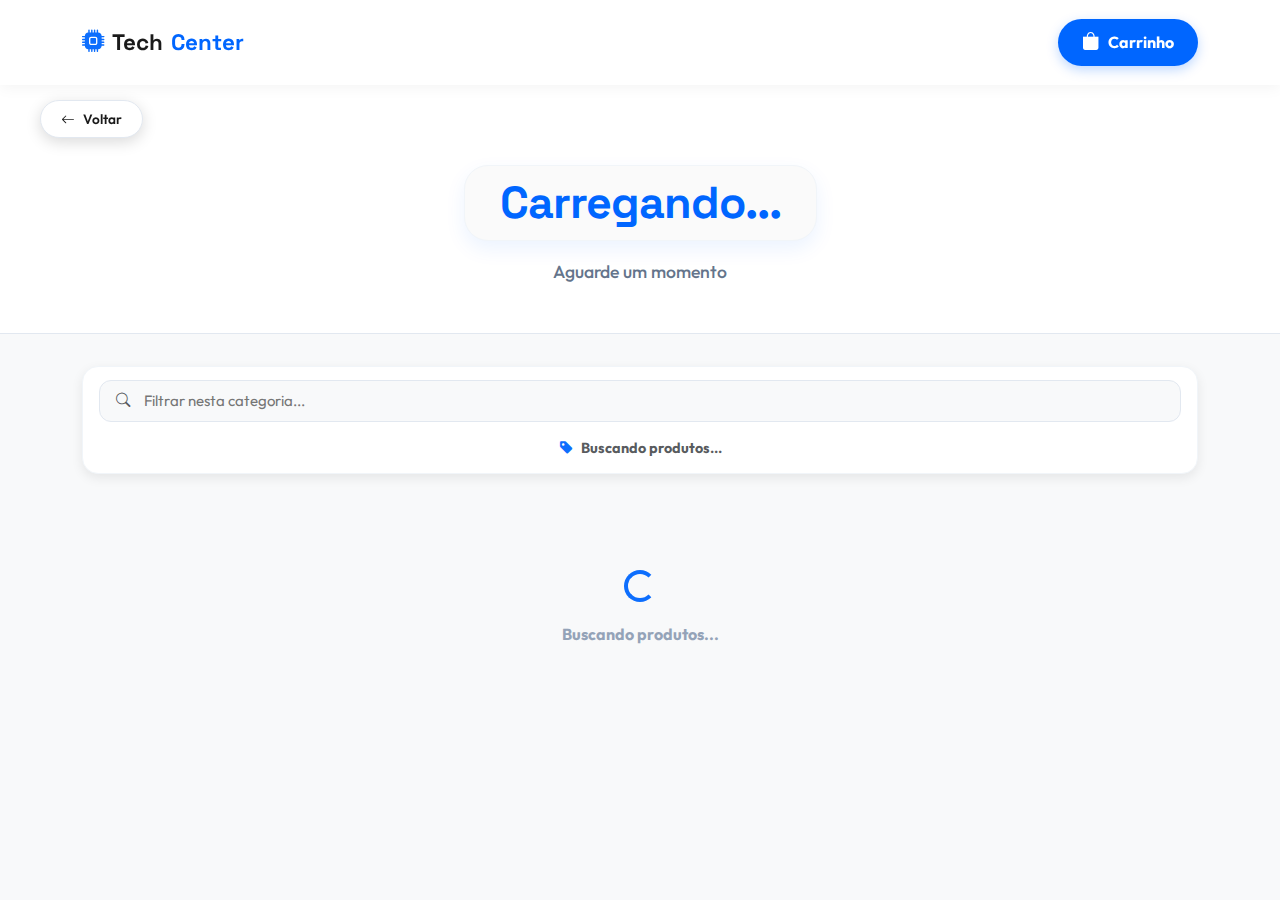
<file: FrontEnd/categoria.html>
<!DOCTYPE html>
<html lang="pt-BR">
<head>
    <meta charset="UTF-8">
    <meta name="viewport" content="width=device-width, initial-scale=1.0">
    <title>Categoria | Tech Center</title>
    <link href="https://cdn.jsdelivr.net/npm/bootstrap@5.3.0/dist/css/bootstrap.min.css" rel="stylesheet">
    <link rel="stylesheet" href="https://cdn.jsdelivr.net/npm/bootstrap-icons@1.11.0/font/bootstrap-icons.css">
    <link href="https://fonts.googleapis.com/css2?family=Outfit:wght@300;400;500;700;800&family=Space+Grotesk:wght@500;700&display=swap" rel="stylesheet">
    
    <style>
        :root {
            --primary-color: #0066FF;
            --primary-dark: #0052cc;
            --bg-color: #F8F9FA;
            --text-dark: #1a1a1a;
            --card-shadow: 0 4px 12px rgba(0,0,0,0.08);
            --hover-shadow: 0 12px 24px rgba(0,0,0,0.15);
        }

        body {
            font-family: 'Outfit', sans-serif;
            background-color: var(--bg-color);
            color: var(--text-dark);
            padding-top: 0;
            overflow-x: hidden;
        }

        /* NAVBAR AJUSTADA */
        .navbar {
            background: white;
            box-shadow: 0 2px 15px rgba(0,0,0,0.05);
            padding: 1.2rem 0; 
            position: sticky;
            top: 0;
            z-index: 1030;
        }

        .navbar-brand {
            font-family: 'Space Grotesk', sans-serif;
            font-weight: 800;
            color: var(--primary-color) !important;
            font-size: 1.4rem;
            display: flex;
            align-items: center;
            gap: 8px;
            margin: 0;
        }

        /* BOTÃO CARRINHO - ESTILO PADRONIZADO */
        .btn-carrinho {
            padding: 10px 24px;
            border-radius: 50px;
            background: var(--primary-color);
            color: white;
            border: none;
            font-weight: 700;
            display: inline-flex;
            align-items: center;
            justify-content: center;
            position: relative;
            font-size: 1rem;
            gap: 8px;
            transition: all 0.3s ease;
            box-shadow: 0 4px 12px rgba(0, 102, 255, 0.25);
        }

        .btn-carrinho:hover {
            background-color: var(--primary-dark);
            transform: translateY(-2px);
            box-shadow: 0 6px 16px rgba(0, 102, 255, 0.35);
            color: white;
        }
        
        .btn-carrinho i {
            font-size: 1.1rem;
        }

        /* Badge do carrinho - estilo aprimorado */
        .cart-count {
            position: absolute;
            top: -6px;
            right: -6px;
            background: #ef4444;
            color: white;
            font-size: 0.8rem;
            font-weight: 700;
            width: 20px;
            height: 20px;
            border-radius: 50%;
            box-shadow: 0 2px 6px rgba(0, 0, 0, 0.3);
            display: flex;
            align-items: center;
            justify-content: center;
            z-index: 10;
        }

        /* Responsivo do texto "Carrinho" */
        .btn-carrinho .cart-text {
            display: none;
        }

        @media (min-width: 576px) {
            .btn-carrinho .cart-text {
                display: inline;
            }
        }

        /* BOTÃO VOLTAR SMART */
        .btn-voltar-smart {
            padding: 8px 20px;
            border-radius: 30px;
            background: white;
            color: var(--text-dark);
            font-weight: 600;
            text-decoration: none;
            box-shadow: 0 4px 15px rgba(0,0,0,0.15);
            border: 1px solid #e2e8f0;
            font-size: 0.85rem;
            display: flex;
            align-items: center;
            gap: 8px;
            transition: all 0.3s;
            width: fit-content;
            position: fixed; 
            top: 100px; 
            left: 40px; 
            z-index: 1020;
        }
        
        .btn-voltar-smart:hover {
            border-color: var(--primary-color);
            color: var(--primary-color);
            transform: translateY(-2px);
        }

        @media (max-width: 991px) {
            .btn-voltar-smart {
                position: absolute; 
                top: 85px; 
                left: 20px; 
                z-index: 1000; 
                padding: 6px 16px; 
                font-size: 0.8rem;
            }
        }

        /* HEADER */
        .page-header {
            background: white;
            padding: 5rem 0 2rem 0; 
            margin-bottom: 2rem;
            border-bottom: 1px solid #e2e8f0;
            text-align: center;
        }

        .page-title {
            font-family: 'Space Grotesk', sans-serif;
            font-weight: 900;
            color: var(--primary-color);
            font-size: 2.8rem;
            line-height: 1.2;
            margin-bottom: 0.5rem;
            display: inline-block;
            padding: 10px 35px;
            border-radius: 24px; 
            background: #FAFAFA;
            border: 1px solid #f1f5f9;
            box-shadow: 0 8px 20px rgba(0, 102, 255, 0.08);
            letter-spacing: -1px;
        }
        
        .page-header p {
            color: #64748b;
            font-size: 1.1rem;
            font-weight: 500;
            margin-top: 10px;
        }

        /* INFO BAR */
        .info-bar {
            background: white;
            border-radius: 16px;
            padding: 0.8rem 1rem;
            box-shadow: var(--card-shadow);
            margin-bottom: 2rem;
            display: flex;
            flex-direction: column;
            align-items: center;
            justify-content: center;
            gap: 1rem;
            border: 1px solid #f1f5f9;
            font-size: 0.9rem;
        }
        
        .search-bar {
            width: 100%;
            display: flex;
            align-items: center;
            gap: 0.75rem;
            background: var(--bg-color);
            padding: 0.5rem 1rem;
            border-radius: 12px;
            border: 1px solid #e2e8f0;
        }
        
        .search-bar input {
            flex: 1;
            border: none;
            background: transparent;
            font-size: 0.9375rem;
            color: var(--text-dark);
            outline: none;
        }

        /* PRODUCT CARD */
        .product-card {
            background: white;
            border-radius: 20px;
            padding: 1.25rem;
            border: 1px solid #f1f5f9;
            transition: transform 0.2s;
            height: 100%;
            display: flex;
            flex-direction: column;
            box-shadow: var(--card-shadow);
            position: relative;
        }

        .product-card:hover {
            transform: translateY(-5px);
            border-color: rgba(0, 102, 255, 0.2);
        }

        .product-img-wrapper {
            height: 220px;
            display: flex;
            align-items: center;
            justify-content: center;
            margin-bottom: 1rem;
            background: #f8fafc;
            border-radius: 16px;
            padding: 15px;
            position: relative;
        }

        .product-img-wrapper img {
            max-height: 100%;
            max-width: 100%;
            object-fit: contain;
            mix-blend-mode: multiply;
        }

        .product-badge {
            position: absolute;
            top: 12px;
            left: 12px;
            padding: 4px 12px;
            border-radius: 20px;
            font-size: 0.7rem;
            font-weight: 800;
            text-transform: uppercase;
            z-index: 2;
            box-shadow: 0 2px 8px rgba(0,0,0,0.1);
        }
        .badge-novo { background: white; color: var(--primary-color); border: 1px solid #e2e8f0; }
        .badge-oferta { background: #ff4757; color: white; border: none; }
        .badge-hot { background: #ffa502; color: white; border: none; }

        .product-brand {
            color: #94a3b8;
            font-size: 0.75rem;
            font-weight: 800;
            text-transform: uppercase;
            margin-bottom: 0.25rem;
        }

        .product-name {
            font-size: 1.1rem;
            font-weight: 700;
            color: var(--text-dark);
            margin-bottom: 0.5rem;
            line-height: 1.3;
        }

        .price-section {
            margin-top: auto;
            padding-top: 0.8rem;
            border-top: 1px dashed #f1f5f9;
        }

        .price-old {
            color: #cbd5e1;
            text-decoration: line-through;
            font-size: 0.85rem;
            height: 1.2rem;
            white-space: nowrap;
        }

        .price-container {
            display: flex;
            justify-content: space-between;
            align-items: center;
            gap: 10px;
        }

        .price-current {
            font-size: 1.6rem;
            font-weight: 800;
            color: var(--primary-color);
            letter-spacing: -0.5px;
            white-space: nowrap;
        }

        .btn-bag {
            width: 48px;
            height: 48px;
            border-radius: 14px;
            background: var(--primary-color);
            color: white;
            border: none;
            display: flex;
            align-items: center;
            justify-content: center;
            font-size: 1.2rem;
            cursor: pointer;
            box-shadow: 0 4px 10px rgba(0, 102, 255, 0.3);
            flex-shrink: 0;
            transition: all 0.2s;
        }

        .btn-bag:active { transform: scale(0.95); }

        .loading-wrapper {
            text-align: center;
            padding: 4rem;
            color: #94a3b8;
        }

        /* MOBILE AJUSTES */
        @media (max-width: 576px) {
            .page-title { font-size: 2rem; padding: 8px 25px; }
            .row > div[class*="col-"] { flex: 0 0 50%; max-width: 50%; }
            .product-card { padding: 0.8rem; box-shadow: 0 4px 12px rgba(0,0,0,0.06); }
            .product-img-wrapper { height: 140px; margin-bottom: 0.8rem; padding: 10px; }
            .product-brand { font-size: 0.7rem; }
            .product-name { font-size: 0.9rem; font-weight: 700; margin-bottom: 0.5rem; }
            .price-old { font-size: 0.75rem; }
            .price-current { font-size: 1.2rem; font-weight: 800; letter-spacing: -0.5px; }
            .btn-bag { width: 32px; height: 32px; border-radius: 10px; font-size: 1rem; }
            .product-badge { top: 8px; left: 8px; font-size: 0.6rem; padding: 3px 8px; }
        }
    </style>
</head>
<body>
    
    <a href="index.html" class="btn-voltar-smart">
        <i class="bi bi-arrow-left"></i> Voltar
    </a>

    <nav class="navbar navbar-expand sticky-top">
        <div class="container d-flex align-items-center justify-content-between">
            <a class="navbar-brand" href="index.html">
                <i class="bi bi-cpu-fill text-primary"></i>
                <span style="color: #1a1a1a;">Tech</span>Center
            </a>
            <button class="btn-carrinho" data-bs-toggle="modal" data-bs-target="#cartModal">
                <i class="bi bi-bag-fill"></i>
                <span class="cart-text">Carrinho</span>
                <span class="cart-count" style="display:none">0</span>
            </button>
        </div>
    </nav>

    <header class="page-header">
        <div class="container text-center">
            <h1 class="page-title" id="category-title">Carregando...</h1>
            <p id="category-description">Aguarde um momento</p>
        </div>
    </header>

    <main class="container mb-5">
        
        <div class="info-bar">
            <div class="search-bar">
                <i class="bi bi-search text-muted"></i>
                <input type="text" placeholder="Filtrar nesta categoria..." id="searchInput">
            </div>
            
            <div class="fw-bold text-muted d-flex align-items-center gap-2">
                <i class="bi bi-tag-fill text-primary"></i>
                <span id="product-count-text">Buscando produtos...</span>
            </div>
        </div>

        <div id="products-container" class="row g-3"> 
            <div class="col-12">
                <div class="loading-wrapper">
                    <div class="spinner-border text-primary mb-3" role="status"></div>
                    <p class="fw-bold">Buscando produtos...</p>
                </div>
            </div>
        </div>

    </main>

    <div class="modal fade" id="cartModal" tabindex="-1" aria-hidden="true">
        <div class="modal-dialog modal-dialog-centered">
            <div class="modal-content rounded-4 border-0 shadow-lg">
                <div class="modal-header border-0 pb-0">
                    <h5 class="modal-title fw-bold fs-4">Seu Carrinho</h5>
                    <button type="button" class="btn-close" data-bs-dismiss="modal"></button>
                </div>
                <div class="modal-body bg-light m-3 rounded-4" id="cart-items" style="min-height: 150px;"></div>
                <div class="modal-footer border-0 pt-0 px-4 pb-4">
                    <div class="w-100 d-flex justify-content-between align-items-center">
                        <div>
                            <small class="text-muted d-block fw-bold">TOTAL</small>
                            <span class="h4 fw-bold text-primary mb-0" id="cart-total">R$ 0,00</span>
                        </div>
                        <button class="btn btn-success rounded-pill px-4 py-3 fw-bold shadow-sm" onclick="checkout()">
                            <i class="bi bi-whatsapp me-2"></i> Finalizar
                        </button>
                    </div>
                </div>
            </div>
        </div>
    </div>

    <script src="https://cdn.jsdelivr.net/npm/bootstrap@5.3.0/dist/js/bootstrap.bundle.min.js"></script>
    <script type="module" src="js/celulares.js"></script>
</body>
</html>
</file>
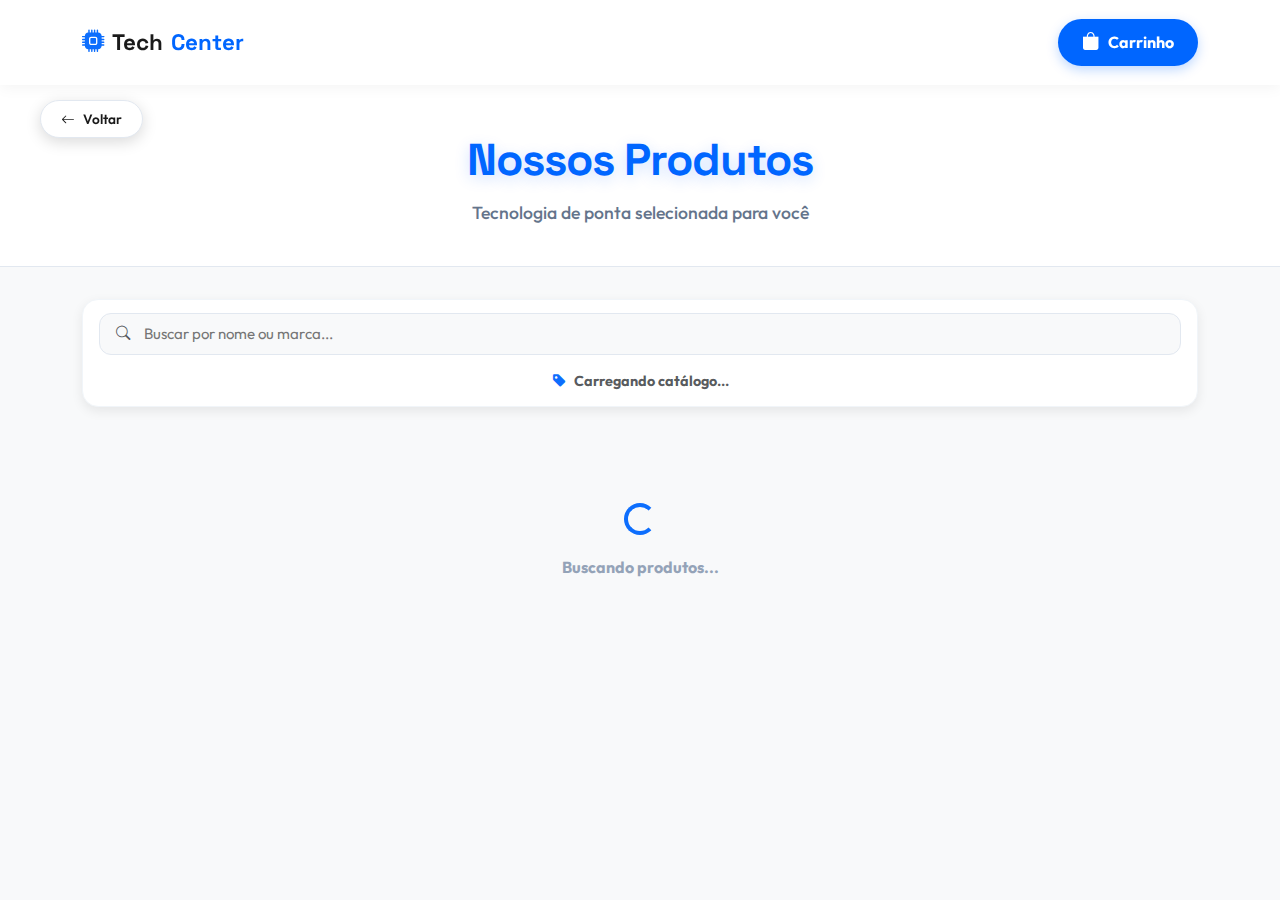
<file: FrontEnd/celulares.html>
<!DOCTYPE html>
<html lang="pt-BR">
<head>
    <meta charset="UTF-8">
    <meta name="viewport" content="width=device-width, initial-scale=1.0">
    <title>Catálogo | Tech Center</title>
    <link href="https://cdn.jsdelivr.net/npm/bootstrap@5.3.0/dist/css/bootstrap.min.css" rel="stylesheet">
    <link rel="stylesheet" href="https://cdn.jsdelivr.net/npm/bootstrap-icons@1.11.0/font/bootstrap-icons.css">
    <link href="https://fonts.googleapis.com/css2?family=Outfit:wght@300;400;500;700;800&family=Space+Grotesk:wght@500;700&display=swap" rel="stylesheet">
    
    <style>
        :root {
            --primary-color: #0066FF;
            --primary-dark: #0052cc;
            --bg-color: #F8F9FA;
            --text-dark: #1a1a1a;
            --card-shadow: 0 4px 12px rgba(0,0,0,0.08);
            --hover-shadow: 0 12px 24px rgba(0,0,0,0.15);
        }

        body {
            font-family: 'Outfit', sans-serif;
            background-color: var(--bg-color);
            color: var(--text-dark);
            padding-top: 0;
            overflow-x: hidden;
        }

        /* NAVBAR */
        .navbar {
            background: white;
            box-shadow: 0 2px 15px rgba(0,0,0,0.05);
            padding: 1.2rem 0;
            position: sticky;
            top: 0;
            z-index: 1030;
        }

        .navbar-brand {
            font-family: 'Space Grotesk', sans-serif;
            font-weight: 800;
            color: var(--primary-color) !important;
            font-size: 1.4rem;
            display: flex;
            align-items: center;
            gap: 8px;
        }

        /* BOTÃO CARRINHO - ESTILO PADRONIZADO */
        .btn-carrinho {
            padding: 10px 24px;
            border-radius: 50px;
            background: var(--primary-color);
            color: white;
            border: none;
            font-weight: 700;
            display: inline-flex;
            align-items: center;
            justify-content: center;
            position: relative;
            font-size: 1rem;
            gap: 8px;
            transition: all 0.3s ease;
            box-shadow: 0 4px 12px rgba(0, 102, 255, 0.25);
        }

        .btn-carrinho:hover {
            background-color: var(--primary-dark);
            transform: translateY(-2px);
            box-shadow: 0 6px 16px rgba(0, 102, 255, 0.35);
            color: white;
        }
        
        .btn-carrinho i {
            font-size: 1.1rem;
        }

        /* Badge do carrinho - estilo aprimorado */
        .cart-count {
            position: absolute;
            top: -6px;
            right: -6px;
            background: #ef4444;
            color: white;
            font-size: 0.8rem;
            font-weight: 700;
            width: 20px;
            height: 20px;
            border-radius: 50%;
            box-shadow: 0 2px 6px rgba(0, 0, 0, 0.3);
            display: flex;
            align-items: center;
            justify-content: center;
            z-index: 10;
        }

        /* Responsivo do texto "Carrinho" */
        .btn-carrinho .cart-text {
            display: none;
        }

        @media (min-width: 576px) {
            .btn-carrinho .cart-text {
                display: inline;
            }
        }

        /* BOTÃO VOLTAR INTELIGENTE */
        .btn-voltar-smart {
            padding: 8px 20px;
            border-radius: 30px;
            background: white;
            color: var(--text-dark);
            font-weight: 600;
            text-decoration: none;
            box-shadow: 0 4px 15px rgba(0,0,0,0.15);
            border: 1px solid #e2e8f0;
            font-size: 0.85rem;
            display: flex;
            align-items: center;
            gap: 8px;
            transition: all 0.3s;
            width: fit-content;
            position: fixed;
            top: 100px;
            left: 40px;
            z-index: 1020;
        }
        
        .btn-voltar-smart:hover {
            border-color: var(--primary-color);
            color: var(--primary-color);
            transform: translateY(-2px);
        }

        @media (max-width: 991px) {
            .btn-voltar-smart {
                position: absolute; 
                top: 85px;          
                left: 20px;
                z-index: 1000;      
                padding: 6px 16px;
                font-size: 0.8rem;
            }
        }

        /* HEADER */
        .page-header {
            background: white;
            padding: 3rem 0 1.5rem 0; 
            margin-bottom: 2rem;
            border-bottom: 1px solid #e2e8f0;
            text-align: center;
        }

        .page-title {
            font-family: 'Space Grotesk', sans-serif;
            font-weight: 900;
            color: var(--primary-color);
            font-size: 2.8rem;
            line-height: 1.2;
            margin-bottom: 0.5rem;
            display: inline-block;
            padding: 0; 
            border-radius: 0; 
            background: transparent; 
            border: none; 
            box-shadow: none; 
            letter-spacing: -1px;
            text-shadow: 0 4px 15px rgba(0, 102, 255, 0.2);
        }
        
        .page-header p {
            color: #64748b;
            font-size: 1.1rem;
            font-weight: 500;
            margin-top: 5px;
        }

        /* INFO BAR */
        .info-bar {
            background: white;
            border-radius: 16px;
            padding: 0.8rem 1rem;
            box-shadow: var(--card-shadow);
            margin-bottom: 2rem;
            display: flex;
            flex-direction: column;
            align-items: center;
            justify-content: center;
            gap: 1rem;
            border: 1px solid #f1f5f9;
            font-size: 0.9rem;
        }

        /* ESTILO DA BUSCA */
        .search-bar {
            width: 100%;
            display: flex;
            align-items: center;
            gap: 0.75rem;
            background: var(--bg-color);
            padding: 0.5rem 1rem;
            border-radius: 12px;
            border: 1px solid #e2e8f0;
        }
        
        .search-bar input {
            flex: 1;
            border: none;
            background: transparent;
            font-size: 0.9375rem;
            color: var(--text-dark);
            outline: none;
        }

        /* PRODUCT CARD */
        .product-card {
            background: white;
            border-radius: 20px;
            padding: 1.25rem;
            border: 1px solid #f1f5f9;
            transition: transform 0.2s;
            height: 100%;
            display: flex;
            flex-direction: column;
            box-shadow: var(--card-shadow);
            position: relative;
        }

        .product-card:hover {
            transform: translateY(-5px);
            border-color: rgba(0, 102, 255, 0.2);
        }

        .product-img-wrapper {
            height: 220px;
            display: flex;
            align-items: center;
            justify-content: center;
            margin-bottom: 1rem;
            background: #f8fafc;
            border-radius: 16px;
            padding: 15px;
            position: relative;
        }

        .product-img-wrapper img {
            max-height: 100%;
            max-width: 100%;
            object-fit: contain;
            mix-blend-mode: multiply;
        }

        .product-badge {
            position: absolute;
            top: 12px;
            left: 12px;
            padding: 4px 12px;
            border-radius: 20px;
            font-size: 0.7rem;
            font-weight: 800;
            text-transform: uppercase;
            z-index: 2;
            box-shadow: 0 2px 8px rgba(0,0,0,0.1);
        }
        .badge-novo { background: white; color: var(--primary-color); border: 1px solid #e2e8f0; }
        .badge-oferta { background: #ff4757; color: white; border: none; }
        .badge-hot { background: #ffa502; color: white; border: none; }

        .product-brand {
            color: #94a3b8;
            font-size: 0.75rem;
            font-weight: 800;
            text-transform: uppercase;
            margin-bottom: 0.25rem;
        }

        .product-name {
            font-size: 1.1rem;
            font-weight: 700;
            color: var(--text-dark);
            margin-bottom: 0.5rem;
            line-height: 1.3;
        }

        .price-section {
            margin-top: auto;
            padding-top: 0.8rem;
            border-top: 1px dashed #f1f5f9;
        }

        .price-old {
            color: #cbd5e1;
            text-decoration: line-through;
            font-size: 0.85rem;
            height: 1.2rem;
            white-space: nowrap;
        }

        .price-container {
            display: flex;
            justify-content: space-between;
            align-items: center;
            gap: 10px;
        }

        .price-current {
            font-size: 1.6rem;
            font-weight: 800;
            color: var(--primary-color);
            letter-spacing: -0.5px;
            white-space: nowrap;
        }

        .btn-bag {
            width: 48px;
            height: 48px;
            border-radius: 14px;
            background: var(--primary-color);
            color: white;
            border: none;
            display: flex;
            align-items: center;
            justify-content: center;
            font-size: 1.2rem;
            cursor: pointer;
            box-shadow: 0 4px 10px rgba(0, 102, 255, 0.3);
            flex-shrink: 0;
            transition: all 0.2s;
        }

        .btn-bag:active { transform: scale(0.95); }

        .loading-wrapper {
            text-align: center;
            padding: 4rem;
            color: #94a3b8;
        }

        /* AJUSTES MOBILE */
        @media (max-width: 576px) {
            .page-title { font-size: 2rem; }
            
            .row > div[class*="col-"] { flex: 0 0 50%; max-width: 50%; }
            
            .product-card { padding: 0.8rem; box-shadow: 0 4px 12px rgba(0,0,0,0.06); }
            
            .product-img-wrapper { height: 140px; margin-bottom: 0.8rem; padding: 10px; }
            
            .product-brand { font-size: 0.7rem; }
            
            .product-name { font-size: 0.9rem; font-weight: 700; margin-bottom: 0.5rem; }
            
            .price-old { font-size: 0.75rem; }
            
            .price-current { font-size: 1.2rem; font-weight: 800; letter-spacing: -0.5px; }
            
            .btn-bag { width: 32px; height: 32px; border-radius: 10px; font-size: 1rem; }
            
            .product-badge { top: 8px; left: 8px; font-size: 0.6rem; padding: 3px 8px; }
        }
    </style>
</head>
<body>
    
    <a href="index.html" class="btn-voltar-smart">
        <i class="bi bi-arrow-left"></i> Voltar
    </a>

    <nav class="navbar navbar-expand sticky-top">
        <div class="container">
            <a class="navbar-brand" href="index.html">
                <i class="bi bi-cpu-fill text-primary"></i>
                <span style="color: #1a1a1a;">Tech</span>Center
            </a>
            <button class="btn-carrinho" data-bs-toggle="modal" data-bs-target="#cartModal">
                <i class="bi bi-bag-fill"></i>
                <span class="cart-text">Carrinho</span>
                <span class="cart-count" style="display:none">0</span>
            </button>
        </div>
    </nav>

    <header class="page-header">
        <div class="container text-center">
            <h1 class="page-title">Nossos Produtos</h1>
            <p>Tecnologia de ponta selecionada para você</p>
        </div>
    </header>

    <main class="container mb-5">
        
        <div class="info-bar">
            <div class="search-bar">
                <i class="bi bi-search text-muted"></i>
                <input type="text" placeholder="Buscar por nome ou marca..." id="searchInput">
            </div>
            
            <div class="fw-bold text-muted d-flex align-items-center gap-2">
                <i class="bi bi-tag-fill text-primary"></i>
                <span id="product-count-text">Carregando catálogo...</span>
            </div>
        </div>

        <div id="products-container" class="row g-3"> 
            <div class="col-12">
                <div class="loading-wrapper">
                    <div class="spinner-border text-primary mb-3" role="status"></div>
                    <p class="fw-bold">Buscando produtos...</p>
                </div>
            </div>
        </div>

    </main>

    <div class="modal fade" id="cartModal" tabindex="-1" aria-hidden="true">
        <div class="modal-dialog modal-dialog-centered">
            <div class="modal-content rounded-4 border-0 shadow-lg">
                <div class="modal-header border-0 pb-0">
                    <h5 class="modal-title fw-bold fs-4">Seu Carrinho</h5>
                    <button type="button" class="btn-close" data-bs-dismiss="modal"></button>
                </div>
                <div class="modal-body bg-light m-3 rounded-4" id="cart-items" style="min-height: 150px;"></div>
                <div class="modal-footer border-0 pt-0 px-4 pb-4">
                    <div class="w-100 d-flex justify-content-between align-items-center">
                        <div>
                            <small class="text-muted d-block fw-bold">TOTAL</small>
                            <span class="h4 fw-bold text-primary mb-0" id="cart-total">R$ 0,00</span>
                        </div>
                        <button class="btn btn-success rounded-pill px-4 py-3 fw-bold shadow-sm" onclick="checkout()">
                            <i class="bi bi-whatsapp me-2"></i> Finalizar
                        </button>
                    </div>
                </div>
            </div>
        </div>
    </div>

    <script src="https://cdn.jsdelivr.net/npm/bootstrap@5.3.0/dist/js/bootstrap.bundle.min.js"></script>
    <script type="module" src="js/celulares.js"></script>
</body>
</html>
</file>
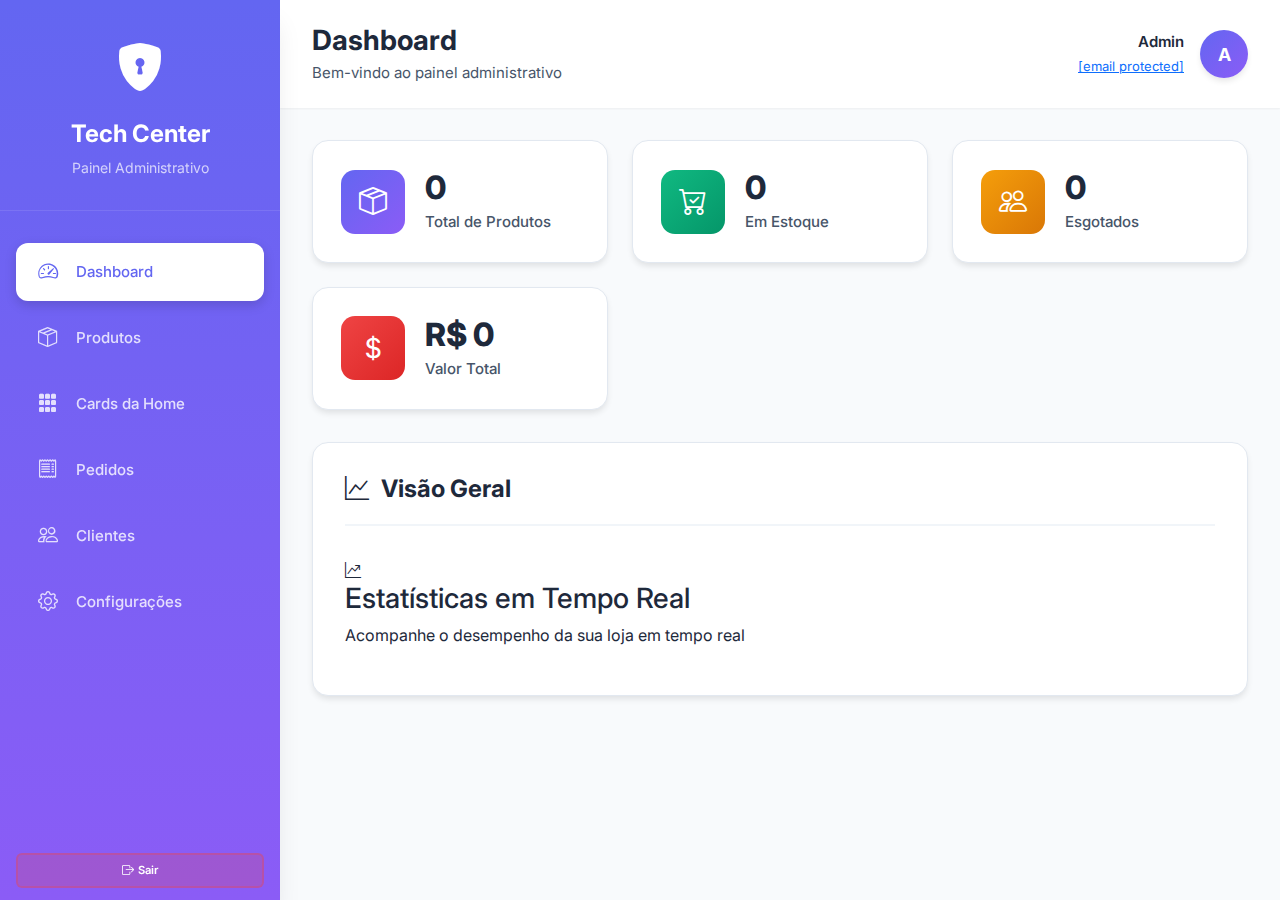
<file: FrontEnd/admin/dashboard.html>
<!DOCTYPE html>
<html lang="pt-BR">
<head>
    <meta charset="UTF-8">
    <meta name="viewport" content="width=device-width, initial-scale=1.0">
    <title>Dashboard Admin | Tech Center</title>
    <link href="https://cdn.jsdelivr.net/npm/bootstrap@5.3.0/dist/css/bootstrap.min.css" rel="stylesheet">
    <link rel="stylesheet" href="https://cdn.jsdelivr.net/npm/bootstrap-icons@1.11.0/font/bootstrap-icons.css">
    <style>
        @import url('https://fonts.googleapis.com/css2?family=Inter:wght@300;400;500;600;700;800&display=swap');

        * {
            margin: 0;
            padding: 0;
            box-sizing: border-box;
        }

        :root {
            --primary: #6366f1;
            --primary-dark: #4f46e5;
            --primary-light: #e0e7ff;
            --secondary: #8b5cf6;
            --success: #10b981;
            --danger: #ef4444;
            --warning: #f59e0b;
            --info: #3b82f6;
            --dark: #1e293b;
            --gray-50: #f8fafc;
            --gray-100: #f1f5f9;
            --gray-200: #e2e8f0;
            --gray-300: #cbd5e1;
            --gray-600: #475569;
            --gray-700: #334155;
            --white: #ffffff;
            --shadow-sm: 0 1px 2px 0 rgba(0, 0, 0, 0.05);
            --shadow: 0 4px 6px -1px rgba(0, 0, 0, 0.1);
            --shadow-lg: 0 10px 15px -3px rgba(0, 0, 0, 0.1);
            --shadow-xl: 0 20px 25px -5px rgba(0, 0, 0, 0.1);
        }

        body {
            font-family: 'Inter', -apple-system, BlinkMacSystemFont, sans-serif;
            background: var(--gray-50);
            color: var(--dark);
            overflow-x: hidden;
        }

        /* ===== SIDEBAR ===== */
        .sidebar {
            position: fixed;
            left: 0;
            top: 0;
            width: 280px;
            height: 100vh;
            background: linear-gradient(180deg, #6366f1 0%, #8b5cf6 100%);
            padding: 2rem 0;
            z-index: 1000;
            box-shadow: var(--shadow-xl);
            overflow-y: auto;
            transition: transform 0.3s cubic-bezier(0.4, 0, 0.2, 1);
        }

        .sidebar-logo {
            text-align: center;
            padding: 0 2rem 2rem;
            margin-bottom: 2rem;
            border-bottom: 1px solid rgba(255, 255, 255, 0.1);
        }

        .sidebar-logo i {
            font-size: 3rem;
            color: white;
            margin-bottom: 1rem;
            display: block;
        }

        .sidebar-logo h3 {
            color: white;
            font-size: 1.5rem;
            font-weight: 700;
            margin: 0 0 0.5rem 0;
        }

        .sidebar-logo p {
            color: rgba(255, 255, 255, 0.7);
            font-size: 0.875rem;
            margin: 0;
        }

        .sidebar-menu {
            list-style: none;
            padding: 0 1rem;
            margin: 0;
        }

        .sidebar-menu li {
            margin-bottom: 0.5rem;
        }

        .sidebar-menu a {
            color: rgba(255, 255, 255, 0.8);
            text-decoration: none;
            display: flex;
            align-items: center;
            gap: 1rem;
            padding: 0.875rem 1.25rem;
            border-radius: 12px;
            transition: all 0.3s cubic-bezier(0.4, 0, 0.2, 1);
            font-weight: 500;
            font-size: 0.9375rem;
            cursor: pointer;
        }

        .sidebar-menu a:hover {
            background: rgba(255, 255, 255, 0.15);
            color: white;
            transform: translateX(4px);
        }

        .sidebar-menu a.active {
            background: white;
            color: var(--primary);
            box-shadow: 0 4px 12px rgba(0, 0, 0, 0.15);
        }

        .sidebar-menu i {
            font-size: 1.25rem;
            width: 24px;
            text-align: center;
        }

        .btn-logout {
            position: absolute;
            bottom: 2rem;
            left: 1rem;
            right: 1rem;
            background: rgba(239, 68, 68, 0.2);
            border: 2px solid rgba(239, 68, 68, 0.3);
            color: white;
            padding: 0.875rem;
            border-radius: 12px;
            font-weight: 600;
            transition: all 0.3s;
            display: flex;
            align-items: center;
            justify-content: center;
            gap: 0.5rem;
            cursor: pointer;
        }

        .btn-logout:hover {
            background: var(--danger);
            border-color: var(--danger);
            transform: translateY(-2px);
            box-shadow: 0 4px 12px rgba(239, 68, 68, 0.4);
        }

        /* ===== MAIN CONTENT - CORRIGIDO PARA NÃO DESCER O CONTEÚDO ===== */
        .main-content {
            margin-left: 280px;
            min-height: 100vh;
            background: var(--gray-50);
            transition: margin-left 0.3s;
            /* Removido padding-top gigante, pois a barra não é mais fixa */
            padding-top: 0; 
            position: relative;
            display: flex;
            flex-direction: column;
        }

        /* ===== TOP BAR - AGORA SOBE JUNTO COM A TELA ===== */
        .top-bar {
            background: white;
            padding: 1.5rem 2rem;
            box-shadow: var(--shadow-sm);
            display: flex;
            justify-content: space-between;
            align-items: center;
            /* MUDANÇA CRUCIAL: relative para não seguir a rolagem */
            position: relative; 
            width: 100%;
            z-index: 99;
        }
        
        .menu-toggle {
            display: none; 
            background: var(--primary);
            color: white;
            border: none;
            padding: 0.5rem 0.75rem;
            border-radius: 8px;
            font-size: 1.5rem;
            cursor: pointer;
            transition: all 0.3s;
        }
        
        .top-bar-left {
            display: flex;
            align-items: center;
            gap: 1.5rem; 
        }

        .top-bar-left h1 {
            font-size: 1.75rem;
            font-weight: 700;
            color: var(--dark);
            margin: 0 0 0.25rem 0;
        }

        .top-bar-left p {
            color: var(--gray-600);
            margin: 0;
            font-size: 0.9375rem;
        }

        .user-info {
            display: flex;
            align-items: center;
            gap: 1rem;
        }

        .user-details {
            text-align: right;
        }

        .user-details p {
            margin: 0;
            font-weight: 600;
            color: var(--dark);
            font-size: 0.9375rem;
        }

        .user-details small {
            color: var(--gray-600);
            font-size: 0.8125rem;
        }

        .user-avatar {
            width: 48px;
            height: 48px;
            border-radius: 50%;
            background: linear-gradient(135deg, var(--primary) 0%, var(--secondary) 100%);
            display: flex;
            align-items: center;
            justify-content: center;
            color: white;
            font-weight: 700;
            font-size: 1.125rem;
            box-shadow: var(--shadow);
        }

        /* ===== CONTENT AREA ===== */
        .content-area {
            padding: 2rem;
            flex: 1;
        }

        .section-content {
            display: none;
        }

        .section-content.active {
            display: block;
        }

        /* ===== SECTIONS ===== */
        #section-cards {
            background: var(--gray-50);
            z-index: 50;
            overflow-y: auto;
            padding: 2rem;
            margin-top: 0;
        }

        .section {
            background: white;
            padding: 2rem;
            border-radius: 16px;
            box-shadow: var(--shadow);
            border: 1px solid var(--gray-200);
            margin-bottom: 2rem;
        }

        .section-header {
            display: flex;
            justify-content: space-between;
            align-items: center;
            margin-bottom: 2rem;
            padding-bottom: 1.25rem;
            border-bottom: 2px solid var(--gray-100);
        }

        .section-header h2 {
            font-size: 1.5rem;
            font-weight: 700;
            margin: 0;
            color: var(--dark);
            display: flex;
            align-items: center;
            gap: 0.75rem;
        }
        
        /* Botão Principal - Adicionar Produto/Card - CORRIGIDO PARA NÃO FICAR FEIO */
        .btn-add {
            background: linear-gradient(135deg, var(--primary) 0%, var(--secondary) 100%);
            color: white;
            border: none;
            padding: 0.6rem 1.25rem; 
            border-radius: 12px;
            font-weight: 600;
            font-size: 0.9rem; 
            transition: all 0.3s;
            box-shadow: 0 4px 12px rgba(99, 102, 241, 0.3);
            display: flex;
            align-items: center;
            gap: 0.5rem;
            cursor: pointer;
            white-space: nowrap; /* IMPEDE QUEBRA DE LINHA FEIA */
        }

        .btn-add:hover {
            transform: translateY(-2px);
            box-shadow: 0 6px 20px rgba(99, 102, 241, 0.4);
        }

        /* ===== STATS CARDS ===== */
        .stats-grid {
            display: grid;
            grid-template-columns: repeat(auto-fit, minmax(240px, 1fr));
            gap: 1.5rem;
            margin-bottom: 2rem;
        }

        .stat-card {
            background: white;
            padding: 1.75rem;
            border-radius: 16px;
            box-shadow: var(--shadow);
            border: 1px solid var(--gray-200);
            transition: all 0.3s;
            position: relative;
            overflow: hidden;
        }

        .stat-card::before {
            content: '';
            position: absolute;
            top: 0;
            left: 0;
            width: 4px;
            height: 100%;
            background: var(--primary);
            transform: scaleY(0);
            transition: transform 0.3s;
        }

        .stat-card:hover {
            transform: translateY(-4px);
            box-shadow: var(--shadow-lg);
        }

        .stat-card:hover::before {
            transform: scaleY(1);
        }

        .stat-card-content {
            display: flex;
            align-items: center;
            gap: 1.25rem;
        }

        .stat-icon {
            width: 64px;
            height: 64px;
            border-radius: 14px;
            display: flex;
            align-items: center;
            justify-content: center;
            font-size: 1.75rem;
            flex-shrink: 0;
        }

        .stat-icon.primary {
            background: linear-gradient(135deg, #6366f1 0%, #8b5cf6 100%);
            color: white;
        }

        .stat-icon.success {
            background: linear-gradient(135deg, #10b981 0%, #059669 100%);
            color: white;
        }

        .stat-icon.warning {
            background: linear-gradient(135deg, #f59e0b 0%, #d97706 100%);
            color: white;
        }

        .stat-icon.danger {
            background: linear-gradient(135deg, #ef4444 0%, #dc2626 100%);
            color: white;
        }

        .stat-info h3 {
            font-size: 2rem;
            font-weight: 800;
            margin: 0 0 0.25rem 0;
            color: var(--dark);
        }

        .stat-info p {
            margin: 0;
            color: var(--gray-600);
            font-size: 0.9375rem;
            font-weight: 500;
        }

        /* ===== TABLE ===== */
        .table-responsive {
            overflow-x: auto;
            margin-top: 1.5rem;
        }

        .data-table {
            width: 100%;
            border-collapse: separate;
            border-spacing: 0;
        }

        .data-table thead th {
            background: var(--gray-50);
            padding: 1rem;
            font-weight: 700;
            color: var(--dark);
            border-bottom: 2px solid var(--gray-200);
            text-align: left;
            font-size: 0.875rem;
            text-transform: uppercase;
            letter-spacing: 0.5px;
        }

        .data-table tbody td {
            padding: 1rem;
            border-bottom: 1px solid var(--gray-200);
            vertical-align: middle;
        }

        .data-table tbody tr {
            transition: all 0.2s;
        }

        .data-table tbody tr:hover {
            background: var(--gray-50);
        }

        .badge {
            padding: 0.375rem 0.75rem;
            border-radius: 6px;
            font-size: 0.75rem;
            font-weight: 600;
            display: inline-block;
        }

        .badge.success { background: #d1fae5; color: #065f46; }
        .badge.warning { background: #fef3c7; color: #92400e; }
        .badge.danger { background: #fee2e2; color: #991b1b; }
        .badge.info { background: #dbeafe; color: #1e40af; }

        /* ===== ACTION BUTTONS ===== */
        .action-buttons {
            display: flex;
            gap: 0.5rem;
        }

        .btn-icon {
            width: 36px;
            height: 36px;
            border-radius: 8px;
            border: none;
            display: flex;
            align-items: center;
            justify-content: center;
            cursor: pointer;
            transition: all 0.3s;
        }

        .btn-icon.edit { background: #dbeafe; color: #1e40af; }
        .btn-icon.edit:hover { background: #1e40af; color: white; }
        .btn-icon.delete { background: #fee2e2; color: #991b1b; }
        .btn-icon.delete:hover { background: #991b1b; color: white; }
        .btn-icon.view { background: #d1fae5; color: #065f46; }
        .btn-icon.view:hover { background: #065f46; color: white; }

        /* ===== SEARCH BAR ===== */
        .search-bar {
            display: flex;
            align-items: center;
            gap: 0.75rem;
            background: var(--gray-50);
            padding: 0.875rem 1.25rem;
            border-radius: 12px;
            border: 2px solid var(--gray-200);
            margin-bottom: 1.5rem;
        }

        .search-bar input {
            flex: 1;
            border: none;
            background: transparent;
            font-size: 0.9375rem;
            color: var(--dark);
            outline: none;
        }

        .search-bar i {
            color: var(--gray-600);
            font-size: 1.125rem;
        }

        /* ===== FILTERS ===== */
        .filters {
            display: flex;
            gap: 0.75rem;
            margin-bottom: 1.5rem;
            flex-wrap: wrap;
        }

        .filter-btn {
            padding: 0.625rem 1.25rem;
            border: 2px solid var(--gray-200);
            background: white;
            border-radius: 10px;
            font-weight: 600;
            font-size: 0.875rem;
            cursor: pointer;
            transition: all 0.3s;
        }

        .filter-btn:hover {
            border-color: var(--primary);
            color: var(--primary);
        }

        .filter-btn.active {
            background: var(--primary);
            color: white;
            border-color: var(--primary);
        }

        /* ===== PRODUTO CARD - ESTILOS BASE ===== */
        .produto-card {
            background: white !important;
            border: 2px solid var(--gray-200) !important;
            border-radius: 8px !important;
            padding: 0.5rem !important; 
            display: flex !important;
            gap: 1rem !important;
            align-items: center !important;
            transition: all 0.3s !important;
            margin-bottom: 0.75rem !important; 
            min-height: auto !important;
            height: auto !important;
        }

        .produto-card * {
            box-sizing: border-box !important;
        }

        .produto-card:hover {
            border-color: var(--primary);
            transform: translateY(-2px);
            box-shadow: var(--shadow-lg);
        }

        .produto-img {
            width: 80px !important; 
            height: 80px !important; 
            min-width: 80px !important; 
            border-radius: 4px;
            background: var(--gray-50);
            padding: 2px;
            border: 2px solid var(--gray-200);
            flex-shrink: 0;
        }

        .produto-img img {
            width: 100%;
            height: 100%;
            object-fit: contain;
        }

        .produto-info {
            flex: 1;
            padding: 0 0.5rem;
        }

        .produto-info h4 {
            margin: 0 0 0.1rem 0 !important;
            font-size: 1rem !important; 
            color: var(--dark);
            display: flex;
            align-items: center;
            gap: 0.25rem;
            flex-wrap: wrap;
        }

        .produto-meta {
            display: flex;
            gap: 0.75rem; 
            margin-bottom: 0.1rem;
            font-size: 0.75rem !important; 
            color: var(--gray-600);
        }

        .produto-preco {
            font-size: 1.25rem !important; 
            font-weight: 700;
            color: var(--primary);
            margin: 0.2rem 0;
        }

        .produto-status {
            padding: 0.4rem 0.8rem;
            border-radius: 8px;
            text-align: center;
            font-size: 0.8rem;
            font-weight: 700;
            display: inline-block;
            margin-top: 0.5rem;
        }

        .produto-status.disponivel { background: #d1fae5; color: #065f46; }
        .produto-status.esgotado { background: #fee2e2; color: #991b1b; }

        /* ===== ACTION BUTTONS (Produtos) ===== */
        .produto-actions {
            display: flex;
            flex-direction: column;
            gap: 0.5rem;
            min-width: 120px; 
            flex-shrink: 0;
        }

        .btn-action {
            padding: 0.5rem 1rem; 
            border-radius: 8px;
            border: none;
            font-weight: 600;
            font-size: 0.875rem; 
            cursor: pointer;
            transition: all 0.3s;
            display: flex;
            align-items: center;
            justify-content: center;
            gap: 0.5rem;
        }

        .btn-editar { background: #dbeafe; color: #1e40af; }
        .btn-editar:hover { background: #1e40af; color: white; }
        .btn-toggle { background: #fef3c7; color: #92400e; }
        .btn-toggle:hover { background: #92400e; color: white; }
        .btn-excluir { background: #fee2e2; color: #991b1b; }
        .btn-excluir:hover { background: #991b1b; color: white; }
        
        .badge-produto {
            padding: 4px 10px;
            border-radius: 6px;
            font-size: 0.7rem;
            font-weight: 700;
            text-transform: uppercase;
            letter-spacing: 0.3px;
        }
        
        .badge-azul { background: var(--primary); color: white; }
        .badge-amarelo { background: var(--warning); color: #000; }
        .badge-vermelho { background: var(--danger); color: white; }

        /* ===== CARDS DA HOME ===== */
        .cards-grid {
            display: grid;
            grid-template-columns: repeat(auto-fit, minmax(280px, 1fr));
            gap: 1.5rem;
        }
        
        .card {
            border: 1px solid var(--gray-200);
            border-radius: 16px;
            box-shadow: var(--shadow-sm);
            transition: all 0.3s;
        }
        
        .card:hover {
            border-color: var(--primary);
            box-shadow: var(--shadow);
            transform: translateY(-2px);
        }
        
        .card-img-preview {
            width: 100%;
            aspect-ratio: 1;
            border-radius: 12px;
            overflow: hidden;
            margin-bottom: 1rem;
            background: #f1f5f9;
        }
        
        .card-img-preview img {
            width: 100%;
            height: 100%;
            object-fit: cover;
        }

        /* ===== MODAL ===== */
        .modal-produto {
            display: none;
            position: fixed;
            top: 0;
            left: 0;
            width: 100%;
            height: 100%;
            background: rgba(0, 0, 0, 0.6);
            backdrop-filter: blur(4px);
            z-index: 2000;
            padding: 2rem;
            overflow-y: auto;
        }

        .modal-produto.show { display: block; }

        .modal-content-custom {
            background: white;
            border-radius: 24px;
            box-shadow: var(--shadow-xl);
            max-width: 900px;
            width: 100%;
            margin: 0 auto;
            position: relative;
        }

        .modal-header-custom {
            background: linear-gradient(135deg, var(--primary) 0%, var(--secondary) 100%);
            padding: 2rem;
            border-radius: 24px 24px 0 0;
            color: white;
        }

        .modal-header-custom h2 {
            margin: 0;
            font-size: 1.75rem;
            font-weight: 700;
            display: flex;
            align-items: center;
            gap: 0.75rem;
        }

        .modal-header-custom p {
            margin: 0.5rem 0 0 0;
            opacity: 0.9;
            font-size: 0.9375rem;
        }

        .modal-body-custom { padding: 2.5rem; }

        .section-divider {
            display: flex;
            align-items: center;
            gap: 1rem;
            margin: 2.5rem 0 1.5rem 0;
            padding-bottom: 1rem;
            border-bottom: 2px solid var(--gray-100);
        }

        .section-divider i {
            width: 40px;
            height: 40px;
            border-radius: 12px;
            background: linear-gradient(135deg, var(--primary) 0%, var(--secondary) 100%);
            display: flex;
            align-items: center;
            justify-content: center;
            color: white;
            font-size: 1.125rem;
        }

        .section-divider h3 {
            margin: 0;
            font-size: 1.125rem;
            font-weight: 700;
            color: var(--dark);
        }

        .form-group-premium { margin-bottom: 1.5rem; }

        .form-label-premium {
            display: flex;
            align-items: center;
            gap: 0.5rem;
            margin-bottom: 0.625rem;
            font-weight: 600;
            font-size: 0.9375rem;
            color: var(--dark);
        }

        .form-label-premium i { color: var(--primary); }
        .required { color: var(--danger); }

        .form-control-premium {
            width: 100%;
            padding: 0.875rem 1.125rem;
            border: 2px solid var(--gray-200);
            border-radius: 12px;
            font-family: 'Inter', sans-serif;
            font-size: 0.9375rem;
            transition: all 0.3s;
        }

        .form-control-premium:focus {
            outline: none;
            border-color: var(--primary);
            box-shadow: 0 0 0 4px var(--primary-light);
        }

        .form-help-text {
            display: block;
            margin-top: 0.5rem;
            font-size: 0.8125rem;
            color: var(--gray-600);
        }

        .input-group-premium { display: flex; }

        .input-group-text-premium {
            background: var(--gray-100);
            border: 2px solid var(--gray-200);
            border-right: none;
            border-radius: 12px 0 0 12px;
            padding: 0.875rem 1rem;
            font-weight: 600;
            color: var(--gray-600);
        }

        .input-group-premium .form-control-premium { border-radius: 0 12px 12px 0; }

        .file-upload-area {
            border: 2px dashed var(--gray-200);
            border-radius: 16px;
            padding: 2rem;
            text-align: center;
            cursor: pointer;
            background: var(--gray-50);
            transition: all 0.3s;
            position: relative;
        }

        .file-upload-area:hover {
            border-color: var(--primary);
            background: var(--primary-light);
        }

        .divider-or {
            display: flex;
            align-items: center;
            margin: 2rem 0;
        }

        .divider-or::before, .divider-or::after {
            content: '';
            flex: 1;
            border-bottom: 2px solid var(--gray-200);
        }

        .divider-or span {
            padding: 0 1rem;
            color: var(--gray-600);
            font-weight: 600;
        }

        .modal-footer-custom {
            padding: 1.5rem 2.5rem;
            background: var(--gray-50);
            border-radius: 0 0 24px 24px;
            display: flex;
            gap: 1rem;
            justify-content: flex-end;
        }

        .btn-secondary-custom {
            padding: 0.875rem 2rem;
            background: white;
            border: 2px solid var(--gray-200);
            border-radius: 12px;
            color: var(--dark);
            font-weight: 600;
            cursor: pointer;
            transition: all 0.3s;
        }

        .btn-secondary-custom:hover { background: var(--gray-100); }

        .btn-primary-custom {
            padding: 0.875rem 2rem;
            background: linear-gradient(135deg, var(--primary) 0%, var(--secondary) 100%);
            border: none;
            border-radius: 12px;
            color: white;
            font-weight: 600;
            cursor: pointer;
            transition: all 0.3s;
            box-shadow: 0 4px 12px rgba(99, 102, 241, 0.3);
        }

        .btn-primary-custom:hover {
            transform: translateY(-2px);
            box-shadow: 0 6px 20px rgba(99, 102, 241, 0.4);
        }

        /* ===== CONFIRM MODAL ===== */
        .modal-confirm-custom .modal-content {
            border-radius: 20px;
            border: none;
            box-shadow: 0 10px 25px rgba(0, 0, 0, 0.2);
        }
        
        .modal-confirm-custom .modal-header {
            border-bottom: none;
            padding: 2rem 2rem 0;
            justify-content: center;
            position: relative;
        }
        
        .modal-confirm-custom .modal-body {
            text-align: center;
            padding: 0 2rem 2rem;
        }
        
        .modal-confirm-custom .modal-footer {
            border-top: none;
            padding: 0 2rem 2rem;
            gap: 1rem;
            justify-content: center;
        }
        
        .confirm-icon-wrapper {
            width: 80px;
            height: 80px;
            border-radius: 50%;
            margin: 0 auto 1.5rem;
            display: flex;
            align-items: center;
            justify-content: center;
            font-size: 2.5rem;
            color: white;
            box-shadow: 0 4px 15px rgba(0, 0, 0, 0.1);
        }
        
        .confirm-icon-danger { background: linear-gradient(135deg, #ef4444 0%, #dc2626 100%); }
        .confirm-icon-warning { background: linear-gradient(135deg, #f59e0b 0%, #d97706 100%); }
        .confirm-icon-info { background: linear-gradient(135deg, #6366f1 0%, #8b5cf6 100%); }
        
        .modal-confirm-custom h5 {
            font-weight: 700;
            color: var(--dark);
            font-size: 1.5rem;
            margin-bottom: 0.5rem;
        }
        
        .modal-confirm-custom p {
            color: var(--gray-600);
            font-size: 1rem;
            margin-bottom: 0;
        }

        .btn-confirm-cancel {
            background: var(--gray-100);
            color: var(--dark);
            font-weight: 600;
            border: 2px solid var(--gray-200);
            padding: 0.6rem 1.5rem;
            border-radius: 10px;
            transition: all 0.2s;
        }
        
        .btn-confirm-cancel:hover { background: var(--gray-200); }
        
        .btn-confirm-action {
            font-weight: 600;
            padding: 0.6rem 1.5rem;
            border-radius: 10px;
            transition: all 0.2s;
            color: white;
        }
        
        .btn-confirm-action.btn-danger-action { background: var(--danger); border: none; }
        .btn-confirm-action.btn-warning-action { background: linear-gradient(135deg, var(--primary) 0%, var(--secondary) 100%); border: none; }
        .btn-confirm-action.btn-primary-action { background: linear-gradient(135deg, var(--primary) 0%, var(--secondary) 100%); border: none; }
        
        /* ===== TOAST ===== */
        .toast-container {
            position: fixed;
            top: 1.5rem;
            right: 1.5rem;
            z-index: 2000; 
        }
        
        .toast-custom {
            border-radius: 12px;
            padding: 1rem;
            box-shadow: var(--shadow-lg);
            border: none;
            min-width: 300px;
            background: var(--white);
        }
        
        .toast-custom.success { border-left: 5px solid var(--success); }
        .toast-custom.danger { border-left: 5px solid var(--danger); }
        .toast-custom.warning { border-left: 5px solid var(--warning); }

        .toast-custom .toast-header {
            padding: 0;
            background: none;
            border-bottom: none;
            font-weight: 600;
            color: var(--dark);
        }
        
        .toast-custom .toast-body {
            padding: 0;
            padding-top: 0.5rem;
            color: var(--gray-600);
        }
        
        .toast-icon {
            margin-right: 0.75rem;
            font-size: 1.25rem;
        }

        .icon-success { color: var(--success); }
        .icon-danger { color: var(--danger); }
        .icon-warning { color: var(--warning); }

        /* ===== SCROLLBAR ===== */
        ::-webkit-scrollbar {
            width: 10px;
            height: 10px;
        }

        ::-webkit-scrollbar-track {
            background: var(--gray-100);
        }

        ::-webkit-scrollbar-thumb {
            background: var(--primary);
            border-radius: 5px;
        }

        ::-webkit-scrollbar-thumb:hover {
            background: var(--primary-dark);
        }

        /* =========================================================================
        /* =========================================================================
           RESPONSIVIDADE E CORREÇÕES FINAIS (MOBILE) - MELHORADA
           ========================================================================= */
        @media (max-width: 992px) {
            .sidebar {
                transform: translateX(-100%);
            }
            
            .sidebar.show { 
                transform: translateX(0);
            }
            
            .main-content {
                margin-left: 0;
                padding-top: 0;
            }
            
            .top-bar {
                left: 0 !important;
                width: 100% !important;
                padding: 1rem;
            }
            
            .menu-toggle {
                display: block; 
            }
            
            .user-details {
                display: none;
            }

            .content-area {
                padding: 1.5rem;
            }
            
            .cards-grid {
                 grid-template-columns: repeat(auto-fit, minmax(280px, 1fr));
            }
            
            #listaCards .card {
                max-width: 100%;
            }

            .stats-grid {
                grid-template-columns: repeat(auto-fit, minmax(220px, 1fr));
                gap: 1.25rem;
            }
        }
        
        @media (max-width: 768px) {
            
            .content-area {
                padding: 1rem;
            }

            .section-header {
                flex-direction: column;
                align-items: flex-start;
                gap: 1rem;
                margin-bottom: 1.5rem;
            }
            
            .section-header h2 {
                 font-size: 1.3rem;
            }
            
            .btn-add {
                padding: 0.55rem 1rem;
                font-size: 0.85rem;
                width: 100%;
                justify-content: center;
            }

            .produto-card {
                padding: 0.75rem !important; 
                gap: 0.75rem !important;
                flex-wrap: wrap; 
                align-items: flex-start !important;
                height: auto !important;
            }

            .produto-img {
                width: 70px !important;
                height: 70px !important;
                min-width: 70px !important;
                order: 1;
            }

            .produto-info {
                flex: 1 1 50%;
                order: 2;
                padding: 0;
                min-width: 150px;
            }
            
            .produto-info h4 {
                font-size: 0.95rem !important;
                margin-bottom: 0.25rem !important;
            }

            .produto-meta {
                flex-direction: column;
                gap: 0.2rem;
                font-size: 0.75rem !important;
            }

            .produto-preco {
                font-size: 1.1rem !important;
                margin-top: 0.25rem;
            }
            
            .produto-status {
                display: inline-block;
                margin-top: 0.5rem;
                font-size: 0.7rem;
                padding: 0.3rem 0.6rem;
                order: 3;
                width: 100%;
                text-align: center;
            }

            .produto-actions {
                flex: 1 1 100%; 
                flex-direction: row !important;
                gap: 0.5rem !important;
                order: 4;
                margin-top: 0.5rem;
            }
            
            .btn-action {
                flex: 1;
                padding: 0.5rem !important;
                font-size: 0.8rem !important;
                justify-content: center;
            }
            
            .stats-grid {
                grid-template-columns: repeat(2, 1fr);
                gap: 1rem;
            }

            .stat-card {
                padding: 1.25rem;
            }

            .stat-icon {
                width: 56px;
                height: 56px;
                font-size: 1.5rem;
            }

            .cards-grid {
                grid-template-columns: 1fr;
                gap: 1rem;
            }

            .card-home-item {
                max-width: 100%;
            }

            .card-home-item img {
                max-height: 200px;
            }
        }

        @media (max-width: 640px) {
            
            .content-area {
                padding: 0.875rem;
            }

            .top-bar {
                padding: 0.875rem;
            }

            .top-bar-left h1 {
                font-size: 1.25rem;
            }

            .top-bar-left p {
                font-size: 0.8rem;
            }

            .section-header h2 {
                font-size: 1.15rem;
            }

            .btn-add {
                padding: 0.5rem 0.875rem;
                font-size: 0.8rem;
            }

            .stats-grid {
                grid-template-columns: 1fr;
                gap: 0.875rem;
            }

            .stat-card {
                padding: 1rem;
            }

            .stat-icon {
                width: 52px;
                height: 52px;
                font-size: 1.375rem;
            }

            .stat-info h3 {
                font-size: 1.75rem;
            }

            .stat-info p {
                font-size: 0.875rem;
            }

            .produto-card {
                padding: 0.625rem !important;
                gap: 0.625rem !important;
            }

            .produto-img {
                width: 65px !important;
                height: 65px !important;
                min-width: 65px !important;
            }

            .produto-info h4 {
                font-size: 0.9rem !important;
            }

            .produto-preco {
                font-size: 1rem !important;
            }

            .btn-action {
                padding: 0.45rem !important;
                font-size: 0.75rem !important;
            }

            .table-responsive {
                overflow-x: auto;
                -webkit-overflow-scrolling: touch;
            }

            .data-table {
                font-size: 0.8rem;
            }

            .data-table thead th,
            .data-table tbody td {
                padding: 0.625rem 0.5rem;
                white-space: nowrap;
            }

            .card-home-item {
                border-radius: 10px;
            }

            .card-home-item img {
                max-height: 180px;
                border-radius: 8px 8px 0 0;
            }

            .search-bar {
                padding: 0.75rem 1rem;
                margin-bottom: 1rem;
            }

            .search-bar input {
                font-size: 0.875rem;
            }
        }

        @media (max-width: 480px) {
            
            body {
                font-size: 14px;
            }

            .content-area {
                padding: 0.75rem;
            }

            .top-bar {
                padding: 0.75rem;
            }

            .top-bar-left h1 {
                font-size: 1.125rem;
            }

            .top-bar-left p {
                font-size: 0.75rem;
            }

            .user-avatar {
                width: 40px;
                height: 40px;
                font-size: 1rem;
            }

            .section {
                padding: 1.25rem;
                border-radius: 12px;
            }

            .section-header {
                margin-bottom: 1rem;
                padding-bottom: 0.875rem;
            }

            .section-header h2 {
                font-size: 1.05rem;
            }

            .btn-add {
                padding: 0.5rem 0.75rem;
                font-size: 0.75rem;
            }

            .btn-add i {
                font-size: 0.875rem;
            }

            .stats-grid {
                gap: 0.75rem;
            }

            .stat-card {
                padding: 0.875rem;
            }

            .stat-card-content {
                gap: 0.875rem;
            }

            .stat-icon {
                width: 48px;
                height: 48px;
                font-size: 1.25rem;
                border-radius: 10px;
            }

            .stat-info h3 {
                font-size: 1.5rem;
            }

            .stat-info p {
                font-size: 0.8rem;
            }

            .produto-card {
                padding: 0.5rem !important;
                gap: 0.5rem !important;
                border-radius: 6px !important;
            }

            .produto-img {
                width: 60px !important;
                height: 60px !important;
                min-width: 60px !important;
                border-radius: 4px;
            }

            .produto-info {
                min-width: 120px;
            }

            .produto-info h4 {
                font-size: 0.85rem !important;
                line-height: 1.3;
            }

            .produto-meta {
                font-size: 0.7rem !important;
            }

            .produto-preco {
                font-size: 0.95rem !important;
            }

            .produto-status {
                font-size: 0.65rem;
                padding: 0.25rem 0.5rem;
            }

            .produto-actions {
                gap: 0.375rem !important;
                margin-top: 0.375rem;
            }

            .btn-action {
                padding: 0.4rem !important;
                font-size: 0.7rem !important;
                border-radius: 6px;
            }

            .btn-action i {
                font-size: 0.8rem;
            }

            .cards-grid {
                gap: 0.75rem;
            }

            .card-home-item {
                border-radius: 8px;
            }

            .card-home-item img {
                max-height: 160px;
                border-radius: 6px 6px 0 0;
            }

            .card-home-content {
                padding: 0.875rem;
            }

            .card-home-content h4 {
                font-size: 0.95rem;
            }

            .card-home-content p {
                font-size: 0.8rem;
            }

            .search-bar {
                padding: 0.625rem 0.875rem;
                border-radius: 8px;
            }

            .search-bar input {
                font-size: 0.8125rem;
            }

            .search-bar i {
                font-size: 1rem;
            }

            .data-table {
                font-size: 0.75rem;
            }

            .data-table thead th,
            .data-table tbody td {
                padding: 0.5rem 0.375rem;
            }

            .badge {
                padding: 0.25rem 0.5rem;
                font-size: 0.7rem;
            }

            .action-buttons {
                gap: 0.375rem;
            }

            .btn-icon {
                width: 32px;
                height: 32px;
                border-radius: 6px;
            }

            .btn-icon i {
                font-size: 0.875rem;
            }
        }

        @media (max-width: 360px) {
            
            .content-area {
                padding: 0.625rem;
            }

            .top-bar {
                padding: 0.625rem;
            }

            .top-bar-left h1 {
                font-size: 1rem;
            }

            .section {
                padding: 1rem;
            }

            .section-header h2 {
                font-size: 0.95rem;
            }

            .btn-add {
                padding: 0.45rem 0.625rem;
                font-size: 0.7rem;
            }

            .stat-card {
                padding: 0.75rem;
            }

            .stat-icon {
                width: 44px;
                height: 44px;
                font-size: 1.125rem;
            }

            .stat-info h3 {
                font-size: 1.375rem;
            }

            .produto-img {
                width: 55px !important;
                height: 55px !important;
                min-width: 55px !important;
            }

            .produto-info h4 {
                font-size: 0.8rem !important;
            }

            .produto-preco {
                font-size: 0.9rem !important;
            }

            .btn-action {
                padding: 0.35rem !important;
                font-size: 0.65rem !important;
            }

            .card-home-item img {
                max-height: 140px;
            }
        }

        /* =========================================================================
           FORÇAR BOTÕES MENORES EM MOBILE - SUPER AGRESSIVO
           ========================================================================= */
        
        /* TODOS OS DISPOSITIVOS MOBILE - 768px e menores */
        @media (max-width: 768px) {
            
            /* BOTÃO PRINCIPAL - ADICIONAR/CRIAR - FORÇAR MENOR */
            .btn-add {
                padding: 0.45rem 0.85rem !important;
                font-size: 0.8rem !important;
                border-radius: 8px !important;
                gap: 0.4rem !important;
                min-height: auto !important;
                height: auto !important;
            }

            .btn-add i {
                font-size: 0.85rem !important;
            }

            /* BOTÕES DE AÇÃO - EDITAR/EXCLUIR - FORÇAR MENOR */
            .btn-action {
                padding: 0.4rem 0.75rem !important;
                font-size: 0.75rem !important;
                border-radius: 6px !important;
                min-height: auto !important;
                height: auto !important;
            }

            .btn-action i {
                font-size: 0.8rem !important;
            }

            /* BOTÕES DE ÍCONE - FORÇAR MENOR */
            .btn-icon {
                width: 30px !important;
                height: 30px !important;
                min-width: 30px !important;
                padding: 0 !important;
                border-radius: 6px !important;
            }

            .btn-icon i {
                font-size: 0.85rem !important;
            }

            /* BADGES - FORÇAR MENOR */
            .badge {
                padding: 0.25rem 0.5rem !important;
                font-size: 0.7rem !important;
                border-radius: 4px !important;
            }

            .produto-status {
                padding: 0.25rem 0.5rem !important;
                font-size: 0.65rem !important;
            }

            /* BOTÕES DE MODAL - FORÇAR MENOR */
            .modal-footer button,
            .modal-footer .btn,
            .btn-primary-custom,
            .btn-secondary-custom {
                padding: 0.5rem 1rem !important;
                font-size: 0.8rem !important;
                border-radius: 8px !important;
                min-height: auto !important;
                height: auto !important;
            }

            /* BOTÃO SALVAR/CANCELAR DO MODAL */
            .btn-primary-custom {
                padding: 0.5rem 1rem !important;
                font-size: 0.8rem !important;
            }

            .btn-secondary-custom {
                padding: 0.5rem 1rem !important;
                font-size: 0.8rem !important;
            }
        }

        /* SMARTPHONES - 640px e menores - AINDA MAIS AGRESSIVO */
        @media (max-width: 640px) {
            
            .btn-add {
                padding: 0.4rem 0.75rem !important;
                font-size: 0.75rem !important;
                border-radius: 7px !important;
                gap: 0.35rem !important;
            }

            .btn-add i {
                font-size: 0.8rem !important;
            }

            .btn-action {
                padding: 0.35rem 0.65rem !important;
                font-size: 0.7rem !important;
                border-radius: 5px !important;
            }

            .btn-action i {
                font-size: 0.75rem !important;
            }

            .btn-icon {
                width: 28px !important;
                height: 28px !important;
                min-width: 28px !important;
            }

            .btn-icon i {
                font-size: 0.8rem !important;
            }

            .badge {
                padding: 0.2rem 0.45rem !important;
                font-size: 0.65rem !important;
            }

            .produto-status {
                padding: 0.2rem 0.45rem !important;
                font-size: 0.6rem !important;
            }

            .btn-primary-custom,
            .btn-secondary-custom {
                padding: 0.45rem 0.85rem !important;
                font-size: 0.75rem !important;
            }
        }

        /* SMARTPHONES PEQUENOS - 480px e menores - ULTRA AGRESSIVO */
        @media (max-width: 480px) {
            
            .btn-add {
                padding: 0.35rem 0.65rem !important;
                font-size: 0.7rem !important;
                border-radius: 6px !important;
                gap: 0.3rem !important;
                max-height: 36px !important;
            }

            .btn-add i {
                font-size: 0.75rem !important;
            }

            .btn-action {
                padding: 0.3rem 0.55rem !important;
                font-size: 0.65rem !important;
                border-radius: 5px !important;
                max-height: 32px !important;
            }

            .btn-action i {
                font-size: 0.7rem !important;
            }

            .btn-icon {
                width: 26px !important;
                height: 26px !important;
                min-width: 26px !important;
            }

            .btn-icon i {
                font-size: 0.75rem !important;
            }

            .badge {
                padding: 0.18rem 0.4rem !important;
                font-size: 0.6rem !important;
            }

            .produto-status {
                padding: 0.18rem 0.4rem !important;
                font-size: 0.55rem !important;
            }

            .btn-primary-custom,
            .btn-secondary-custom {
                padding: 0.4rem 0.75rem !important;
                font-size: 0.7rem !important;
                max-height: 38px !important;
            }

            /* BOTÕES DO MODAL - ESPECÍFICO */
            .modal-footer-custom button {
                padding: 0.4rem 0.75rem !important;
                font-size: 0.7rem !important;
            }
        }

        /* SMARTPHONES MUITO PEQUENOS - 360px e menores - MÁXIMO COMPACTO */
        @media (max-width: 360px) {
            
            .btn-add {
                padding: 0.3rem 0.55rem !important;
                font-size: 0.65rem !important;
                border-radius: 5px !important;
                gap: 0.25rem !important;
                max-height: 32px !important;
            }

            .btn-add i {
                font-size: 0.7rem !important;
            }

            .btn-action {
                padding: 0.25rem 0.5rem !important;
                font-size: 0.6rem !important;
                border-radius: 4px !important;
                max-height: 28px !important;
            }

            .btn-action i {
                font-size: 0.65rem !important;
            }

            .btn-icon {
                width: 24px !important;
                height: 24px !important;
                min-width: 24px !important;
            }

            .btn-icon i {
                font-size: 0.7rem !important;
            }

            .badge {
                padding: 0.15rem 0.35rem !important;
                font-size: 0.55rem !important;
            }

            .produto-status {
                padding: 0.15rem 0.35rem !important;
                font-size: 0.5rem !important;
            }

            .btn-primary-custom,
            .btn-secondary-custom {
                padding: 0.35rem 0.65rem !important;
                font-size: 0.65rem !important;
                max-height: 34px !important;
            }

            .modal-footer-custom button {
                padding: 0.35rem 0.65rem !important;
                font-size: 0.65rem !important;
            }
        }

        /* FORÇAR TODOS OS BOTÕES GENERICOS EM MOBILE */
        @media (max-width: 768px) {
            button:not(.btn-close):not(.navbar-toggler) {
                max-height: 42px !important;
            }

            .section-header button {
                max-width: 100% !important;
            }
        }

        @media (max-width: 480px) {
            button:not(.btn-close):not(.navbar-toggler) {
                max-height: 38px !important;
                font-size: 0.7rem !important;
            }
        }

        @media (max-width: 360px) {
            button:not(.btn-close):not(.navbar-toggler) {
                max-height: 34px !important;
                font-size: 0.65rem !important;
            }
        }

        /* =========================================================================
           SISTEMA COMPLETO: BOTÕES PEQUENOS + TEXTOS CURTOS EM MOBILE
           ========================================================================= */
        
        /* ESCONDER TEXTOS E PREPARAR SUBSTITUIÇÃO */
        .btn-add .btn-text-desktop { display: inline; }
        .btn-add .btn-text-tablet { display: none; }
        .btn-add .btn-text-mobile { display: none; }
        .btn-add .btn-text-tiny { display: none; }

        /* ===== 768px - TABLET - TEXTOS MÉDIOS ===== */
        @media (max-width: 768px) {
            
            /* ESCONDER TEXTO DESKTOP, MOSTRAR VERSÃO CURTA */
            .btn-add .btn-text-desktop { display: none !important; }
            .btn-add .btn-text-tablet { display: inline !important; }
            
            /* FORÇAR BOTÃO PEQUENO */
            .btn-add {
                padding: 0.4rem 0.7rem !important;
                font-size: 0.75rem !important;
                border-radius: 7px !important;
                gap: 0.35rem !important;
                min-height: auto !important;
                max-height: 36px !important;
                height: auto !important;
                width: auto !important;
                max-width: 140px !important;
                white-space: nowrap !important;
                overflow: hidden !important;
                text-overflow: ellipsis !important;
                line-height: 1.2 !important;
            }

            .btn-add i {
                font-size: 0.75rem !important;
                flex-shrink: 0 !important;
            }

            /* SECTION HEADER - NÃO DEIXAR BOTÃO CRESCER */
            .section-header {
                flex-wrap: wrap !important;
                gap: 0.75rem !important;
                align-items: flex-start !important;
            }

            .section-header .btn-add {
                flex-grow: 0 !important;
                flex-shrink: 0 !important;
                flex-basis: auto !important;
            }

            /* BOTÕES DE AÇÃO */
            .btn-action {
                padding: 0.35rem 0.6rem !important;
                font-size: 0.7rem !important;
                max-height: 32px !important;
                border-radius: 6px !important;
            }

            /* BOTÕES DE MODAL */
            .btn-primary-custom,
            .btn-secondary-custom,
            .modal-footer button {
                padding: 0.45rem 0.8rem !important;
                font-size: 0.75rem !important;
                max-height: 38px !important;
            }

            /* BADGES */
            .badge,
            .produto-status {
                padding: 0.2rem 0.4rem !important;
                font-size: 0.65rem !important;
            }
        }

        /* ===== 640px - MOBILE - TEXTOS CURTOS ===== */
        @media (max-width: 640px) {
            
            .btn-add .btn-text-tablet { display: none !important; }
            .btn-add .btn-text-mobile { display: inline !important; }
            
            .btn-add {
                padding: 0.35rem 0.6rem !important;
                font-size: 0.7rem !important;
                border-radius: 6px !important;
                gap: 0.3rem !important;
                max-height: 34px !important;
                max-width: 120px !important;
            }

            .btn-add i {
                font-size: 0.7rem !important;
            }

            .btn-action {
                padding: 0.3rem 0.55rem !important;
                font-size: 0.65rem !important;
                max-height: 30px !important;
            }

            .btn-primary-custom,
            .btn-secondary-custom {
                padding: 0.4rem 0.7rem !important;
                font-size: 0.7rem !important;
                max-height: 36px !important;
            }

            .badge,
            .produto-status {
                padding: 0.18rem 0.35rem !important;
                font-size: 0.6rem !important;
            }
        }

        /* ===== 480px - MOBILE PEQUENO - TEXTOS MUITO CURTOS ===== */
        @media (max-width: 480px) {
            
            .btn-add .btn-text-mobile { display: none !important; }
            .btn-add .btn-text-tiny { display: inline !important; }
            
            .btn-add {
                padding: 0.3rem 0.5rem !important;
                font-size: 0.65rem !important;
                border-radius: 5px !important;
                gap: 0.25rem !important;
                max-height: 32px !important;
                max-width: 100px !important;
            }

            .btn-add i {
                font-size: 0.65rem !important;
            }

            .btn-action {
                padding: 0.28rem 0.5rem !important;
                font-size: 0.6rem !important;
                max-height: 28px !important;
            }

            .btn-primary-custom,
            .btn-secondary-custom {
                padding: 0.35rem 0.65rem !important;
                font-size: 0.65rem !important;
                max-height: 34px !important;
            }

            .badge,
            .produto-status {
                padding: 0.15rem 0.3rem !important;
                font-size: 0.55rem !important;
            }
        }

        /* ===== 360px - MOBILE MUITO PEQUENO - APENAS ÍCONE ===== */
        @media (max-width: 360px) {
            
            .btn-add .btn-text-tiny { display: none !important; }
            
            .btn-add {
                padding: 0.4rem !important;
                font-size: 0 !important;
                border-radius: 8px !important;
                gap: 0 !important;
                max-height: 36px !important;
                min-width: 36px !important;
                max-width: 36px !important;
                width: 36px !important;
                justify-content: center !important;
            }

            .btn-add i {
                font-size: 0.9rem !important;
                margin: 0 !important;
            }

            .btn-action {
                padding: 0.25rem 0.45rem !important;
                font-size: 0.55rem !important;
                max-height: 26px !important;
            }

            .btn-primary-custom,
            .btn-secondary-custom {
                padding: 0.3rem 0.6rem !important;
                font-size: 0.6rem !important;
                max-height: 32px !important;
            }

            .badge,
            .produto-status {
                padding: 0.12rem 0.25rem !important;
                font-size: 0.5rem !important;
            }
        }

        /* GARANTIR QUE NENHUM BOTÃO CRESÇA */
        @media (max-width: 768px) {
            button {
                flex-shrink: 0 !important;
            }
            
            .section-header button {
                width: auto !important;
            }
        }

        /* =========================================================================
           BOTÃO LOGOUT MENOR EM MOBILE
           ========================================================================= */
        @media (max-width: 768px) {
            .btn-logout {
                padding: 0.6rem !important;
                font-size: 0.8rem !important;
                bottom: 1rem !important;
                border-radius: 8px !important;
                gap: 0.4rem !important;
            }

            .btn-logout i {
                font-size: 0.9rem !important;
            }
        }

        @media (max-width: 640px) {
            .btn-logout {
                padding: 0.5rem !important;
                font-size: 0.75rem !important;
                border-radius: 7px !important;
                gap: 0.35rem !important;
            }

            .btn-logout i {
                font-size: 0.85rem !important;
            }
        }

        @media (max-width: 480px) {
            .btn-logout {
                padding: 0.45rem !important;
                font-size: 0.7rem !important;
                border-radius: 6px !important;
                gap: 0.3rem !important;
            }

            .btn-logout i {
                font-size: 0.8rem !important;
            }
        }

        @media (max-width: 360px) {
            .btn-logout {
                padding: 0.4rem !important;
                font-size: 0.65rem !important;
                border-radius: 6px !important;
            }

            .btn-logout i {
                font-size: 0.75rem !important;
            }
        }

        /* =========================================================================
           SISTEMA SIMPLIFICADO: TODOS MOSTRAM "NOVO" EM MOBILE
           ========================================================================= */
        
        /* DESKTOP: Mostrar texto completo */
        .btn-add .btn-text-desktop { display: inline; }
        .btn-add .btn-text-mobile { display: none; }

        /* MOBILE: Mostrar apenas "Novo" */
        @media (max-width: 768px) {
            .btn-add .btn-text-desktop { display: none !important; }
            .btn-add .btn-text-mobile { display: inline !important; }
            
            .btn-add {
                padding: 0.4rem 0.65rem !important;
                font-size: 0.75rem !important;
                border-radius: 7px !important;
                gap: 0.35rem !important;
                max-height: 36px !important;
                max-width: 100px !important;
            }

            .btn-add i {
                font-size: 0.75rem !important;
            }
        }

        @media (max-width: 640px) {
            .btn-add {
                padding: 0.35rem 0.6rem !important;
                font-size: 0.7rem !important;
                max-height: 34px !important;
                max-width: 90px !important;
            }
        }

        @media (max-width: 480px) {
            .btn-add {
                padding: 0.3rem 0.5rem !important;
                font-size: 0.65rem !important;
                max-height: 32px !important;
                max-width: 80px !important;
            }

            .btn-add i {
                font-size: 0.7rem !important;
            }
        }

        @media (max-width: 360px) {
            .btn-add {
                padding: 0.35rem 0.45rem !important;
                font-size: 0.6rem !important;
                max-height: 30px !important;
                max-width: 75px !important;
            }

            .btn-add i {
                font-size: 0.65rem !important;
            }
        }

        /* =========================================================================
           FORÇAR BADGES E BOTÃO SAIR SUPER COMPACTOS - ULTRA AGRESSIVO
           ========================================================================= */
        
        /* BADGE STATUS - TAMANHO EXATO DO TEXTO */
        .produto-status {
            padding: 0.25rem 0.5rem !important;
            border-radius: 6px !important;
            font-size: 0.7rem !important;
            font-weight: 700 !important;
            display: inline-block !important;
            margin-top: 0.5rem !important;
            width: fit-content !important;
            max-width: max-content !important;
            white-space: nowrap !important;
        }

        /* MOBILE - AINDA MAIS COMPACTO */
        @media (max-width: 768px) {
            .produto-status {
                padding: 0.2rem 0.4rem !important;
                font-size: 0.65rem !important;
                border-radius: 5px !important;
            }
        }

        @media (max-width: 640px) {
            .produto-status {
                padding: 0.18rem 0.35rem !important;
                font-size: 0.6rem !important;
                border-radius: 4px !important;
            }
        }

        @media (max-width: 480px) {
            .produto-status {
                padding: 0.15rem 0.3rem !important;
                font-size: 0.55rem !important;
            }
        }

        @media (max-width: 360px) {
            .produto-status {
                padding: 0.12rem 0.25rem !important;
                font-size: 0.5rem !important;
            }
        }

        /* BADGE GENÉRICO - COMPACTO */
        .badge {
            padding: 0.25rem 0.5rem !important;
            font-size: 0.7rem !important;
            border-radius: 5px !important;
            width: fit-content !important;
            white-space: nowrap !important;
        }

        @media (max-width: 768px) {
            .badge {
                padding: 0.2rem 0.4rem !important;
                font-size: 0.65rem !important;
            }
        }

        @media (max-width: 640px) {
            .badge {
                padding: 0.18rem 0.35rem !important;
                font-size: 0.6rem !important;
            }
        }

        @media (max-width: 480px) {
            .badge {
                padding: 0.15rem 0.3rem !important;
                font-size: 0.55rem !important;
            }
        }

        /* BOTÃO LOGOUT - SUPER COMPACTO E FORÇADO */
        @media (max-width: 992px) {
            .btn-logout {
                padding: 0.5rem 0.75rem !important;
                font-size: 0.75rem !important;
                bottom: 1rem !important;
                border-radius: 8px !important;
                gap: 0.35rem !important;
                width: auto !important;
                left: 1rem !important;
                right: 1rem !important;
            }

            .btn-logout i {
                font-size: 0.85rem !important;
            }
        }

        @media (max-width: 768px) {
            .btn-logout {
                padding: 0.45rem 0.65rem !important;
                font-size: 0.7rem !important;
                border-radius: 7px !important;
                gap: 0.3rem !important;
            }

            .btn-logout i {
                font-size: 0.8rem !important;
            }
        }

        @media (max-width: 640px) {
            .btn-logout {
                padding: 0.4rem 0.6rem !important;
                font-size: 0.65rem !important;
                border-radius: 6px !important;
                gap: 0.25rem !important;
            }

            .btn-logout i {
                font-size: 0.75rem !important;
            }
        }

        @media (max-width: 480px) {
            .btn-logout {
                padding: 0.35rem 0.5rem !important;
                font-size: 0.6rem !important;
                border-radius: 6px !important;
                gap: 0.2rem !important;
            }

            .btn-logout i {
                font-size: 0.7rem !important;
            }
        }

        @media (max-width: 360px) {
            .btn-logout {
                padding: 0.3rem 0.45rem !important;
                font-size: 0.55rem !important;
                border-radius: 5px !important;
            }

            .btn-logout i {
                font-size: 0.65rem !important;
            }
        }

        /* =========================================================================
           FORÇAR BOTÕES FINAIS: EDITAR MENOR, LIXEIRA MAIOR, SAIR ULTRA COMPACTO
           ========================================================================= */
        

        /* =========================================================================
           FORÇAR BOTÕES DO CARD - ULTRA AGRESSIVO - TODAS AS CLASSES
           ========================================================================= */
        
        /* ===== BOTÃO EDITAR - PEQUENO (70px) ===== */
        .card-home-item button,
        .card-home-item .btn-editar,
        .card-home-item .btn-edit,
        .card-home-item button[onclick*="editar"],
        .card-home-item button[onclick*="editCard"],
        button.btn-edit-card,
        #listaCards button[class*="editar"],
        #listaCards .btn-editar,
        .cards-grid button[class*="editar"] {
            padding: 0.45rem 0.7rem !important;
            font-size: 0.75rem !important;
            min-width: 70px !important;
            max-width: 75px !important;
            width: 70px !important;
            border-radius: 6px !important;
            gap: 0.3rem !important;
            flex: 0 0 70px !important;
            flex-shrink: 0 !important;
            flex-grow: 0 !important;
        }

        /* ===== BOTÃO EXCLUIR - GRANDE (90px) ===== */
        .card-home-item .btn-excluir,
        .card-home-item .btn-deletar,
        .card-home-item .btn-delete,
        .card-home-item button[onclick*="excluir"],
        .card-home-item button[onclick*="deletar"],
        .card-home-item button[onclick*="deleteCard"],
        button.btn-delete-card,
        #listaCards button[class*="excluir"],
        #listaCards button[class*="deletar"],
        #listaCards .btn-excluir,
        #listaCards .btn-deletar,
        .cards-grid button[class*="excluir"],
        .cards-grid button[class*="deletar"],
        .card-home-item button[class*="danger"],
        .card-home-item button.btn-danger {
            padding: 0.45rem 0.7rem !important;
            font-size: 0.75rem !important;
            min-width: 90px !important;
            max-width: 95px !important;
            width: 90px !important;
            border-radius: 6px !important;
            gap: 0.35rem !important;
            display: inline-flex !important;
            align-items: center !important;
            justify-content: center !important;
            flex: 0 0 90px !important;
            flex-shrink: 0 !important;
            flex-grow: 0 !important;
        }

        /* ADICIONAR TEXTO "Excluir" */
        .card-home-item .btn-excluir::after,
        .card-home-item .btn-deletar::after,
        .card-home-item button[onclick*="excluir"]::after,
        .card-home-item button[onclick*="deletar"]::after,
        .card-home-item button[onclick*="deleteCard"]::after,
        button.btn-delete-card::after,
        #listaCards button[class*="excluir"]::after,
        #listaCards button[class*="deletar"]::after,
        .card-home-item button[class*="danger"]::after {
            content: ' Excluir' !important;
            font-weight: 600 !important;
            margin-left: 0.2rem !important;
        }

        /* ÍCONES */
        .card-home-item button i,
        .card-home-item .btn-editar i {
            font-size: 0.8rem !important;
        }

        .card-home-item .btn-excluir i,
        .card-home-item .btn-deletar i,
        .card-home-item button[onclick*="excluir"] i,
        .card-home-item button[class*="danger"] i {
            font-size: 0.85rem !important;
        }

        /* GARANTIR QUE O CONTAINER NÃO QUEBRE */
        .card-home-item .card-footer,
        .card-home-item .card-actions,
        .card-home-footer,
        #listaCards .card-footer {
            display: flex !important;
            gap: 0.5rem !important;
            justify-content: flex-start !important;
            align-items: center !important;
            flex-wrap: nowrap !important;
        }

        /* FORÇA BOTÕES TEREM TAMANHO FIXO */
        .cards-grid button {
            flex-shrink: 0 !important;
        }

        /* MOBILE - MANTER PROPORÇÕES */
        @media (max-width: 768px) {
            .card-home-item button[onclick*="editar"],
            .card-home-item .btn-editar,
            #listaCards .btn-editar {
                padding: 0.4rem 0.6rem !important;
                font-size: 0.7rem !important;
                min-width: 65px !important;
                max-width: 70px !important;
                width: 65px !important;
                flex: 0 0 65px !important;
            }

            .card-home-item button[onclick*="excluir"],
            .card-home-item .btn-excluir,
            #listaCards .btn-excluir,
            .card-home-item button[class*="danger"] {
                padding: 0.4rem 0.6rem !important;
                font-size: 0.7rem !important;
                min-width: 85px !important;
                max-width: 90px !important;
                width: 85px !important;
                flex: 0 0 85px !important;
            }
        }

        @media (max-width: 640px) {
            .card-home-item button[onclick*="editar"],
            .card-home-item .btn-editar {
                padding: 0.35rem 0.55rem !important;
                font-size: 0.65rem !important;
                width: 60px !important;
                flex: 0 0 60px !important;
            }

            .card-home-item button[onclick*="excluir"],
            .card-home-item .btn-excluir,
            .card-home-item button[class*="danger"] {
                padding: 0.35rem 0.55rem !important;
                font-size: 0.65rem !important;
                width: 80px !important;
                flex: 0 0 80px !important;
            }
        }

        @media (max-width: 480px) {
            .card-home-item button[onclick*="editar"],
            .card-home-item .btn-editar {
                padding: 0.3rem 0.5rem !important;
                font-size: 0.6rem !important;
                width: 55px !important;
                flex: 0 0 55px !important;
            }

            .card-home-item button[onclick*="excluir"],
            .card-home-item .btn-excluir {
                padding: 0.3rem 0.5rem !important;
                font-size: 0.6rem !important;
                width: 75px !important;
                flex: 0 0 75px !important;
            }
        }
   
        .btn-logout,
        button.btn-logout,
        .sidebar button[onclick*="logout"] {
            padding: 0.4rem 0.6rem !important;
            font-size: 0.7rem !important;
            bottom: 0.75rem !important;
            border-radius: 6px !important;
            gap: 0.25rem !important;
        }

        .btn-logout i,
        button.btn-logout i {
            font-size: 0.75rem !important;
        }

        @media (max-width: 992px) {
            .btn-logout {
                padding: 0.35rem 0.55rem !important;
                font-size: 0.65rem !important;
            }

            .btn-logout i {
                font-size: 0.7rem !important;
            }
        }

        @media (max-width: 768px) {
            .btn-logout {
                padding: 0.3rem 0.5rem !important;
                font-size: 0.6rem !important;
                border-radius: 5px !important;
                gap: 0.2rem !important;
            }

            .btn-logout i {
                font-size: 0.65rem !important;
            }
        }

        @media (max-width: 640px) {
            .btn-logout {
                padding: 0.28rem 0.45rem !important;
                font-size: 0.55rem !important;
            }

            .btn-logout i {
                font-size: 0.6rem !important;
            }
        }

        @media (max-width: 480px) {
            .btn-logout {
                padding: 0.25rem 0.4rem !important;
                font-size: 0.5rem !important;
                gap: 0.15rem !important;
            }

            .btn-logout i {
                font-size: 0.55rem !important;
            }
        }

        @media (max-width: 360px) {
            .btn-logout {
                padding: 0.22rem 0.35rem !important;
                font-size: 0.48rem !important;
            }

            .btn-logout i {
                font-size: 0.5rem !important;
            }
        }
    </style>
</head>
    
<body>

    <aside class="sidebar" id="sidebar">
        <div class="sidebar-logo">
            <i class="bi bi-shield-lock-fill"></i>
            <h3>Tech Center</h3>
            <p>Painel Administrativo</p>
        </div>

        <ul class="sidebar-menu">
            <li><a href="#" class="active" data-section="dashboard"><i class="bi bi-speedometer2"></i> Dashboard</a></li>
            <li><a href="#" data-section="produtos"><i class="bi bi-box-seam"></i> Produtos</a></li>
            <li><a href="#" data-section="cards"><i class="bi bi-grid-3x3-gap-fill"></i> Cards da Home</a></li>
            <li><a href="#" data-section="pedidos"><i class="bi bi-receipt"></i> Pedidos</a></li>
            <li><a href="#" data-section="clientes"><i class="bi bi-people"></i> Clientes</a></li>
            <li><a href="#" data-section="configuracoes"><i class="bi bi-gear"></i> Configurações</a></li>
        </ul>

        <button class="btn btn-logout" onclick="window.customConfirm('Sair do Sistema', 'Tem certeza que deseja encerrar sua sessão?', 'warning', 'Sair', window.logoutSistema)">
            <i class="bi bi-box-arrow-right"></i>
            Sair
        </button>
    </aside>

    <main class="main-content">
        <div class="top-bar">
            <div class="top-bar-left">
                <button class="menu-toggle" id="menuToggle">
                    <i class="bi bi-list"></i>
                </button>
                <div class="title-container">
                    <h1 id="pageTitle">Dashboard</h1>
                    <p id="pageSubtitle">Bem-vindo ao painel administrativo</p>
                </div>
            </div>
            <div class="user-info">
                <div class="user-details">
                    <p id="userName">Admin</p>
                    <small id="userEmail"><a href="/cdn-cgi/l/email-protection" class="__cf_email__" data-cfemail="5d3c393034331d29383e353e383329382f733e3230">[email&#160;protected]</a></small>
                </div>
                <div class="user-avatar">A</div>
            </div>
        </div>

        <div class="content-area">
            <div id="section-dashboard" class="section-content active">
                <div class="stats-grid">
                    <div class="stat-card">
                        <div class="stat-card-content">
                            <div class="stat-icon primary">
                                <i class="bi bi-box-seam"></i>
                            </div>
                            <div class="stat-info">
                                <h3 id="totalProdutos">0</h3>
                                <p>Total de Produtos</p>
                            </div>
                        </div>
                    </div>

                    <div class="stat-card">
                        <div class="stat-card-content">
                            <div class="stat-icon success">
                                <i class="bi bi-cart-check"></i>
                            </div>
                            <div class="stat-info">
                                <h3 id="emEstoqueCount">0</h3>
                                <p>Em Estoque</p>
                            </div>
                        </div>
                    </div>

                    <div class="stat-card">
                        <div class="stat-card-content">
                            <div class="stat-icon warning">
                                <i class="bi bi-people"></i>
                            </div>
                            <div class="stat-info">
                                <h3 id="totalClientesCount">0</h3>
                                <p>Esgotados</p>
                            </div>
                        </div>
                    </div>

                    <div class="stat-card">
                        <div class="stat-card-content">
                            <div class="stat-icon danger">
                                <i class="bi bi-currency-dollar"></i>
                            </div>
                            <div class="stat-info">
                                <h3 id="faturamentoTotal">R$ 0</h3>
                                <p>Valor Total</p>
                            </div>
                        </div>
                    </div>
                </div>

                <div class="section">
                    <div class="section-header">
                        <h2><i class="bi bi-graph-up"></i>Visão Geral</h2>
                    </div>
                    <div class="empty-state">
                        <i class="bi bi-graph-up-arrow"></i>
                        <h3>Estatísticas em Tempo Real</h3>
                        <p>Acompanhe o desempenho da sua loja em tempo real</p>
                    </div>
                </div>
            </div>

            <div id="section-produtos" class="section-content">
                <div class="section">
                    <div class="section-header">
                        <h2><i class="bi bi-box-seam"></i>Gerenciar Produtos</h2>
                        <button class="btn-add" onclick="window.openModalProduto()">
                            <i class="bi bi-plus-lg"></i>
                            <span class="btn-text-desktop">Adicionar Produto</span>
                            <span class="btn-text-mobile">Novo</span>
                        </button>
                    </div>

                    <div class="search-bar">
                        <i class="bi bi-search"></i>
                        <input type="text" placeholder="Buscar produtos..." id="searchInput">
                    </div>

                    <div id="listaProdutos">
                        <div class="empty-state">
                            <i class="bi bi-hourglass-split"></i>
                            <h3>Carregando Produtos...</h3>
                            <p>Buscando dados no Supabase</p>
                        </div>
                    </div>
                </div>
            </div>
            
            <div id="section-cards" class="section-content">
                <div class="section">
                    <div class="section-header">
                        <h2><i class="bi bi-grid-3x3-gap-fill"></i>Cards da Home</h2>
                        <button class="btn-add" onclick="window.openModalCard()">
                            <i class="bi bi-plus-lg"></i>
                            <span class="btn-text-desktop">Criar Novo Card</span>
                            <span class="btn-text-mobile">Novo</span>
                        </button>
                    </div>
                    <div class="cards-grid" id="listaCards">
                         <div class="empty-state" style="grid-column: 1/-1;">
                            <i class="bi bi-hourglass-split"></i>
                            <h3>Carregando Cards...</h3>
                            <p>Buscando dados no Supabase</p>
                        </div>
                    </div>
                </div>
            </div>
            <div id="section-pedidos" class="section-content">
                <div class="section">
                    <div class="section-header">
                        <h2><i class="bi bi-receipt"></i>Gerenciar Pedidos</h2>
                        <button class="btn-add" onclick="window.openModalPedido()">
                            <i class="bi bi-plus-lg"></i>
                            <span class="btn-text-desktop">Novo Pedido</span>
                            <span class="btn-text-mobile">Novo</span>
                        </button>
                    </div>

                    <div class="filters">
                        <button class="filter-btn active" id="filterTodos">Todos</button>
                        <button class="filter-btn" id="filterProcessando">Processando</button>
                        <button class="filter-btn" id="filterEmTransito">Em Trânsito</button>
                        <button class="filter-btn" id="filterEntregue">Entregue</button>
                        <button class="filter-btn" id="filterCancelado">Cancelado</button>
                    </div>

                    <div class="table-responsive">
                        <table class="data-table">
                            <thead>
                                <tr>
                                    <th>Pedido</th>
                                    <th>Cliente</th>
                                    <th>Valor</th>
                                    <th>Status</th>
                                    <th>Data</th>
                                    <th>Ações</th>
                                </tr>
                            </thead>
                            <tbody id="tabelaPedidos">
                                </tbody>
                        </table>
                    </div>
                </div>
            </div>

            <div id="section-clientes" class="section-content">
                <div class="section">
                    <div class="section-header">
                        <h2><i class="bi bi-people"></i>Gerenciar Clientes</h2>
                        <button class="btn-add" onclick="window.openModalCliente()">
                            <i class="bi bi-person-plus"></i>
                            <span class="btn-text-desktop">Adicionar Cliente</span>
                            <span class="btn-text-mobile">Novo</span>
                        </button>
                    </div>

                    <div class="search-bar">
                        <i class="bi bi-search"></i>
                        <input type="text" placeholder="Buscar clientes..." id="searchClientes">
                    </div>

                    <div class="table-responsive">
                        <table class="data-table">
                            <thead>
                                <tr>
                                    <th>ID</th>
                                    <th>Nome</th>
                                    <th>Email</th>
                                    <th>Telefone</th>
                                    <th>Compras</th>
                                    <th>Total Gasto</th>
                                    <th>Ações</th>
                                </tr>
                            </thead>
                            <tbody id="tabelaClientes">
                                </tbody>
                        </table>
                    </div>
                </div>
            </div>
            
            <div id="section-configuracoes" class="section-content">
                <div class="section">
                    <div class="section-header">
                        <h2><i class="bi bi-gear"></i>Configurações do Sistema</h2>
                    </div>

                    <div class="row">
                        <div class="col-md-6 mb-4">
                            <div class="section">
                                <h4><i class="bi bi-shop"></i> Informações da Loja</h4>
                                <div class="form-group-premium">
                                    <label class="form-label-premium">Nome da Loja</label>
                                    <input type="text" class="form-control-premium" value="Tech Center" readonly>
                                </div>
                                <div class="form-group-premium">
                                    <label class="form-label-premium">Email de Contato</label>
                                    <input type="email" class="form-control-premium" value="contato@techcenter.com" readonly>
                                </div>
                            </div>
                        </div>

                        <div class="col-md-6 mb-4">
                            <div class="section">
                                <h4><i class="bi bi-bell"></i> Notificações</h4>
                                <div class="form-group-premium">
                                    <label class="form-label-premium">
                                        <input type="checkbox" checked> Novos Pedidos
                                    </label>
                                </div>
                                <div class="form-group-premium">
                                    <label class="form-label-premium">
                                        <input type="checkbox" checked> Estoque Baixo
                                    </label>
                                </div>
                                <div class="form-group-premium">
                                    <label class="form-label-premium">
                                        <input type="checkbox"> Novos Clientes
                                    </label>
                                </div>
                            </div>
                        </div>
                    </div>
                </div>
            </div>
        </div>
    </main>

    <div class="modal-produto" id="modalProduto">
        <div class="modal-content-custom">
            <div class="modal-header-custom">
                <h2 id="modal-title"><i class="bi bi-plus-circle-fill"></i> Adicionar Novo Produto</h2>
                <p>Preencha os campos abaixo para cadastrar um novo produto na loja</p>
            </div>

            <div class="modal-body-custom">
                <form id="formProduto">
                    <input type="hidden" id="produtoId">

                    <div class="section-divider">
                        <i class="bi bi-info-circle-fill"></i>
                        <h3>Informações Básicas</h3>
                    </div>

                    <div class="row">
                        <div class="col-md-8">
                            <div class="form-group-premium">
                                <label class="form-label-premium">
                                    <i class="bi bi-tag-fill"></i>
                                    Nome do Produto <span class="required">*</span>
                                </label>
                                <input type="text" class="form-control-premium" id="nome" placeholder="Ex: iPhone 15 Pro Max 256GB" required>
                                <span class="form-help-text">Use um nome descritivo e completo</span>
                            </div>
                        </div>
                        <div class="col-md-4">
                            <div class="form-group-premium">
                                <label class="form-label-premium">
                                    <i class="bi bi-award-fill"></i>
                                    Marca <span class="required">*</span>
                                </label>
                                <input type="text" class="form-control-premium" id="marca" placeholder="Ex: Apple" required>
                            </div>
                        </div>
                    </div>
                    
                    <div class="form-group-premium">
                        <label class="form-label-premium">
                            <i class="bi bi-file-text-fill"></i>
                            Descrição Detalhada
                        </label>
                        <textarea class="form-control-premium" id="descricao" rows="5" placeholder="Digite aqui todos os detalhes técnicos, especificações e benefícios do produto..."></textarea>
                        <span class="form-help-text">Este conteúdo aparecerá na página de detalhes do produto.</span>
                    </div>

                    <div class="section-divider">
                        <i class="bi bi-cash-stack"></i>
                        <h3>Preços e Estoque</h3>
                    </div>

                    <div class="row">
                        <div class="col-md-4">
                            <div class="form-group-premium">
                                <label class="form-label-premium">
                                    <i class="bi bi-currency-dollar"></i>
                                    Preço Atual <span class="required">*</span>
                                </label>
                                <div class="input-group-premium">
                                    <span class="input-group-text-premium">R$</span>
                                    <input type="number" class="form-control-premium" id="preco_novo" placeholder="0,00" step="0.01" required>
                                </div>
                            </div>
                        </div>
                        <div class="col-md-4">
                            <div class="form-group-premium">
                                <label class="form-label-premium">
                                    <i class="bi bi-tag"></i>
                                    Preço Antigo
                                </label>
                                <div class="input-group-premium">
                                    <span class="input-group-text-premium">R$</span>
                                    <input type="number" class="form-control-premium" id="preco_antigo" placeholder="0,00" step="0.01">
                                </div>
                                <span class="form-help-text">Deixe vazio se não houver desconto</span>
                            </div>
                        </div>
                        <div class="col-md-4">
                            <div class="form-group-premium">
                                <label class="form-label-premium">
                                    <i class="bi bi-box-seam"></i>
                                    Quantidade <span class="required">*</span>
                                </label>
                                <input type="number" class="form-control-premium" id="quantidade_estoque" placeholder="0" required>
                            </div>
                        </div>
                    </div>

                    <div class="section-divider">
                        <i class="bi bi-grid-3x3-gap-fill"></i>
                        <h3>Categorização</h3>
                    </div>

                    <div class="row">
                        <div class="col-md-4">
                            <div class="form-group-premium">
                                <label class="form-label-premium">
                                    <i class="bi bi-folder-fill"></i>
                                    Categoria <span class="required">*</span>
                                </label>
                                <select class="form-control-premium" id="categoria" required>
                                    <option value="">Selecione...</option>
                                    <option value="celular">📱 Celular</option>
                                    <option value="audio">🎧 Áudio</option>
                                    <option value="acessorio">🔌 Acessório</option>
                                    <option value="game">🎮 Gaming</option>
                                    <option value="smarthome">🏠 Smart Home</option>
                                    <option value="informatica">💻 Informática</option>
                                </select>
                            </div>
                        </div>
                        <div class="col-md-4">
                            <div class="form-group-premium">
                                <label class="form-label-premium">
                                    <i class="bi bi-bookmark-star-fill"></i>
                                    Seção
                                </label>
                                <select class="form-control-premium" id="secao">
                                    <option value="todos">Todos</option>
                                    <option value="destaque">⭐ Destaque</option>
                                    <option value="ofertas">🔥 Ofertas</option>
                                    <option value="lancamentos">🆕 Lançamentos</option>
                                </select>
                            </div>
                        </div>
                        <div class="col-md-4">
                            <div class="form-group-premium">
                                <label class="form-label-premium">
                                    <i class="bi bi-patch-check-fill"></i>
                                    Badge
                                </label>
                                <select class="form-control-premium" id="badge">
                                    <option value="">Sem Badge</option>
                                    <option value="Novo">🆕 Novo</option>
                                    <option value="Oferta">🔥 Oferta</option>
                                    <option value="Hot">⚡ Hot</option>
                                </select>
                            </div>
                        </div>
                    </div>
                    
                    <div class="row mt-3">
                        <div class="col-12">
                            <div class="form-group-premium">
                                <label class="form-label-premium">
                                    <i class="bi bi-grid-fill"></i>
                                    Coleção Destaque (Card)
                                </label>
                                <select class="form-control-premium" id="card-id">
                                    <option value="">Nenhum Destaque</option>
                                </select>
                                <span class="form-help-text">Selecione um Card para este produto aparecer na seção "Os Mais Desejados".</span>
                            </div>
                        </div>
                    </div>
                    <div class="section-divider">
                        <i class="bi bi-image-fill"></i>
                        <h3>Imagem do Produto</h3>
                    </div>

                    <div class="form-group-premium">
                        <label class="form-label-premium">
                            <i class="bi bi-cloud-upload-fill"></i>
                            Upload de Imagem
                        </label>
                        <div class="file-upload-area" onclick="document.getElementById('imagemFile').click()">
                            <i class="bi bi-cloud-arrow-up" style="font-size: 3rem; color: var(--gray-600); pointer-events: none;"></i>
                            <div style="font-weight: 600; margin: 1rem 0; pointer-events: none;">Clique para selecionar a imagem</div>
                            <div style="font-size: 0.8125rem; color: var(--gray-600); pointer-events: none;">PNG, JPG ou WebP (máx. 5MB)</div>
                            <div id="imagePreviewDiv" style="margin-top: 1rem; pointer-events: none;"></div>
                        </div>
                        <input type="file" id="imagemFile" accept="image/*" style="display: none;" onchange="window.previewImage(event)">
                    </div>

                    <div class="divider-or">
                        <span>OU</span>
                    </div>

                    <div class="form-group-premium">
                        <label class="form-label-premium">
                            <i class="bi bi-link-45deg"></i>
                            URL da Imagem
                        </label>
                        <input type="url" class="form-control-premium" id="img" placeholder="https://exemplo.com/imagem.jpg">
                        <span class="form-help-text">Cole o link de uma imagem externa</span>
                    </div>

                    <div class="section-divider">
                        <i class="bi bi-star-fill"></i>
                        <h3>Detalhes Adicionais</h3>
                    </div>

                    <div class="row">
                        <div class="col-md-6">
                            <div class="form-group-premium">
                                <label class="form-label-premium">
                                    <i class="bi bi-star-half"></i>
                                    Avaliação (0-5)
                                </label>
                                <input type="number" class="form-control-premium" id="reviews" min="0" max="5" step="0.1" value="4.5" placeholder="4.5">
                            </div>
                        </div>
                        <div class="col-md-6">
                            <div class="form-group-premium">
                                <label class="form-label-premium">
                                    <i class="bi bi-link"></i>
                                    Link da Página
                                </label>
                                <input type="text" class="form-control-premium" id="link" placeholder="produto-iphone15.html">
                            </div>
                        </div>
                    </div>
                </form>
            </div>

            <div class="modal-footer-custom">
                <button type="button" class="btn-secondary-custom" onclick="window.closeModalProduto()">
                    <i class="bi bi-x-lg"></i> Cancelar
                </button>
                <button type="button" class="btn-primary-custom" onclick="window.salvarProduto()">
                    <i class="bi bi-check-lg"></i> Salvar Produto
                </button>
            </div>
        </div>
    </div>
    
    
    <div class="modal-produto" id="modalCard">
        <div class="modal-content-custom" style="max-width: 600px;">
            <div class="modal-header-custom">
                <h2 id="modalCardTitle"><i class="bi bi-grid-3x3-gap-fill"></i> Criar Nova Coleção Destaque</h2>
                <p>Crie um Card para organizar os produtos que aparecerão na Home.</p>
            </div>
            <div class="modal-body-custom">
                <form id="formCard">
                    <input type="hidden" id="cardId">
                    <div class="form-group-premium">
                        <label class="form-label-premium"><i class="bi bi-card-heading"></i> Título da Coleção <span class="required">*</span></label>
                        <input type="text" class="form-control-premium" id="cardTitulo" placeholder="Ex: Ofertas de Fim de Ano" required>
                    </div>
                    <div class="form-group-premium">
                        <label class="form-label-premium"><i class="bi bi-chat-left-text-fill"></i> Subtítulo (Opcional)</label>
                        <input type="text" class="form-control-premium" id="cardSubtitulo" placeholder="Descrição rápida">
                    </div>
                    <div class="form-group-premium">
                        <label class="form-label-premium"><i class="bi bi-image-fill"></i> Imagem de Fundo <span class="required">*</span></label>
                        <div class="file-upload-area" onclick="document.getElementById('cardImagemFile').click()">
                            <i class="bi bi-cloud-arrow-up" style="font-size: 3rem; color: var(--gray-600); pointer-events: none;"></i>
                            <div style="font-weight: 600; margin: 1rem 0; pointer-events: none;">Clique para selecionar a imagem</div>
                            <div style="font-size: 0.8125rem; color: var(--gray-600); pointer-events: none;">PNG, JPG ou WebP (ideal: 800x800px QUADRADO)</div>
                            <div id="cardImagePreviewDiv" style="margin-top: 1rem; pointer-events: none;"></div>
                        </div>
                        <input type="file" id="cardImagemFile" accept="image/*" style="display: none;" onchange="window.previewCardImage(event)">
                    </div>
                    <div class="divider-or"><span>OU</span></div>
                    <div class="form-group-premium">
                        <label class="form-label-premium"><i class="bi bi-link-45deg"></i> URL da Imagem</label>
                        <input type="url" class="form-control-premium" id="cardImg" placeholder="https://images.unsplash.com/...">
                        <span class="form-help-text">Cole o link de uma imagem externa</span>
                    </div>
                    <div class="form-group-premium">
                        <label class="form-label-premium"><i class="bi bi-arrow-right-circle-fill"></i> Link de Destino <span class="required">*</span></label>
                        <input type="text" class="form-control-premium" id="cardLink" placeholder="Ex: categoria.html?cat=iphone" required>
                        <span class="form-help-text">Para onde o card redireciona quando clicado</span>
                    </div>
                    <div class="row">
                        <div class="col-md-6">
                            <div class="form-group-premium">
                                <label class="form-label-premium"><i class="bi bi-sort-numeric-up"></i> Ordem <span class="required">*</span></label>
                                <input type="number" class="form-control-premium" id="cardOrdem" value="1" min="1" required>
                                <span class="form-help-text">Menor = primeiro</span>
                            </div>
                        </div>
                        <div class="col-md-6">
                            <div class="form-group-premium">
                                <label class="form-label-premium"><i class="bi bi-patch-question-fill"></i> Ícone</label>
                                <select class="form-control-premium" id="cardIcone">
                                    <option value="">Nenhum Ícone</option>
                                    <option value="bi-fire">🔥 Fogo</option>
                                    <option value="bi-star-fill">⭐ Estrela</option>
                                    <option value="bi-lightning-fill">⚡ Raio</option>
                                    <option value="bi-box-seam">📦 Produto</option>
                                    <option value="bi-gift-fill">🎁 Presente</option>
                                </select>
                            </div>
                        </div>
                    </div>
                </form>
            </div>
            <div class="modal-footer-custom">
                <button type="button" class="btn-secondary-custom" onclick="window.closeModalCard()">Cancelar</button>
                <button type="button" class="btn-primary-custom" onclick="window.salvarCardForm()"><i class="bi bi-check-lg"></i> Salvar Card</button>
            </div>
        </div>
    </div>
    <div class="modal-produto" id="modalPedido">
        <div class="modal-content-custom" style="max-width: 600px;">
            <div class="modal-header-custom">
                <h2 id="modalPedidoTitle"><i class="bi bi-receipt"></i> Gerenciar Pedido</h2>
            </div>
            <div class="modal-body-custom">
                <form id="formPedido">
                    <input type="hidden" id="pedId">
                    <div class="form-group-premium">
                        <label class="form-label-premium"><i class="bi bi-person-fill"></i> Nome do Cliente</label>
                        <input type="text" class="form-control-premium" id="pedClienteNome" required>
                    </div>
                    <div class="form-group-premium">
                        <label class="form-label-premium"><i class="bi bi-currency-dollar"></i> Valor Total (R$)</label>
                        <input type="number" step="0.01" class="form-control-premium" id="pedValor" required>
                    </div>
                    <div class="form-group-premium">
                        <label class="form-label-premium"><i class="bi bi-truck-fill"></i> Status</label>
                        <select class="form-control-premium" id="pedStatus">
                            <option value="Processando">Processando</option>
                            <option value="Em Trânsito">Em Trânsito</option>
                            <option value="Entregue">Entregue</option>
                            <option value="Cancelado">Cancelado</option>
                        </select>
                    </div>
                </form>
            </div>
            <div class="modal-footer-custom">
                <button type="button" class="btn-secondary-custom" onclick="window.closeModalPedido()">Cancelar</button>
                <button type="button" class="btn-primary-custom" onclick="window.salvarPedidoForm()">Salvar Pedido</button>
            </div>
        </div>
    </div>

    <div class="modal-produto" id="modalCliente">
        <div class="modal-content-custom" style="max-width: 500px;">
            <div class="modal-header-custom">
                <h2 id="modalClienteTitle"><i class="bi bi-people-fill"></i> Gerenciar Cliente</h2>
            </div>
            <div class="modal-body-custom">
                <form id="formCliente">
                    <input type="hidden" id="cliId">
                    <div class="form-group-premium">
                        <label class="form-label-premium"><i class="bi bi-person-badge-fill"></i> Nome Completo</label>
                        <input type="text" class="form-control-premium" id="cliNome" placeholder="Nome Completo" required>
                    </div>
                    <div class="form-group-premium">
                        <label class="form-label-premium"><i class="bi bi-envelope-fill"></i> Email</label>
                        <input type="email" class="form-control-premium" id="cliEmail" placeholder="email@exemplo.com" required>
                    </div>
                    <div class="form-group-premium">
                        <label class="form-label-premium"><i class="bi bi-telephone-fill"></i> Telefone</label>
                        <input type="text" class="form-control-premium" id="cliTelefone" placeholder="(XX) XXXXX-XXXX">
                    </div>
                </form>
            </div>
            <div class="modal-footer-custom">
                <button type="button" class="btn-secondary-custom" onclick="window.closeModalCliente()">Cancelar</button>
                <button type="button" class="btn-primary-custom" onclick="window.salvarClienteForm()">Salvar Cliente</button>
            </div>
        </div>
    </div>

    <div class="modal fade modal-confirm-custom" id="customConfirmModal" tabindex="-1" aria-hidden="true">
        <div class="modal-dialog modal-dialog-centered modal-sm">
            <div class="modal-content">
                <div class="modal-header">
                    <button type="button" class="btn-close position-absolute top-0 end-0 m-3" data-bs-dismiss="modal" aria-label="Close"></button>
                </div>
                <div class="modal-body">
                    <div id="confirmIcon" class="confirm-icon-wrapper">
                        <i id="confirmIconClass"></i>
                    </div>
                    <h5 id="confirmTitle"></h5>
                    <p id="confirmMessage"></p>
                </div>
                <div class="modal-footer">
                    <button type="button" class="btn-confirm-cancel" data-bs-dismiss="modal">Cancelar</button>
                    <button type="button" class="btn-confirm-action" id="confirmActionBtn"></button>
                </div>
            </div>
        </div>
    </div>
    <div class="toast-container" id="toastContainer">
        </div>
    <script>
        // Função do Preview de Imagem de Card (mantida)
        window.previewCardImage = function(event) {
            const file = event.target.files[0];
            const previewDiv = document.getElementById('cardImagePreviewDiv');
            if (file) {
                const reader = new FileReader();
                reader.onload = function(e) {
                    previewDiv.innerHTML = '<div style="max-width: 200px; margin: 0 auto;"><img src="' + e.target.result + '" style="width: 100%; border-radius: 12px; box-shadow: 0 4px 12px rgba(0,0,0,0.1);" alt="Preview"><p style="margin-top: 0.5rem; font-size: 0.875rem; color: var(--success); font-weight: 600;">✓ Imagem selecionada</p></div>';
                };
                reader.readAsDataURL(file);
            }
        };

        // Função para alternar o menu hambúrguer em mobile (mantida)
        document.addEventListener('DOMContentLoaded', () => {
            const sidebar = document.getElementById('sidebar');
            const menuToggle = document.getElementById('menuToggle');
            
            if (menuToggle && sidebar) {
                menuToggle.addEventListener('click', () => {
                    sidebar.classList.toggle('show');
                });
                
                document.querySelectorAll('.sidebar-menu a').forEach(link => {
                    link.addEventListener('click', () => {
                        // Fecha o menu ao clicar em um link, se estiver em tela pequena
                        if (window.innerWidth <= 992) {
                            sidebar.classList.remove('show');
                        }
                    });
                });
            }
        });
        
    </script>
    <script src="https://cdn.jsdelivr.net/npm/bootstrap@5.3.0/dist/js/bootstrap.bundle.min.js"></script>
    <script type="module" src="js/admin.js"></script>
</body>
</html>
</file>
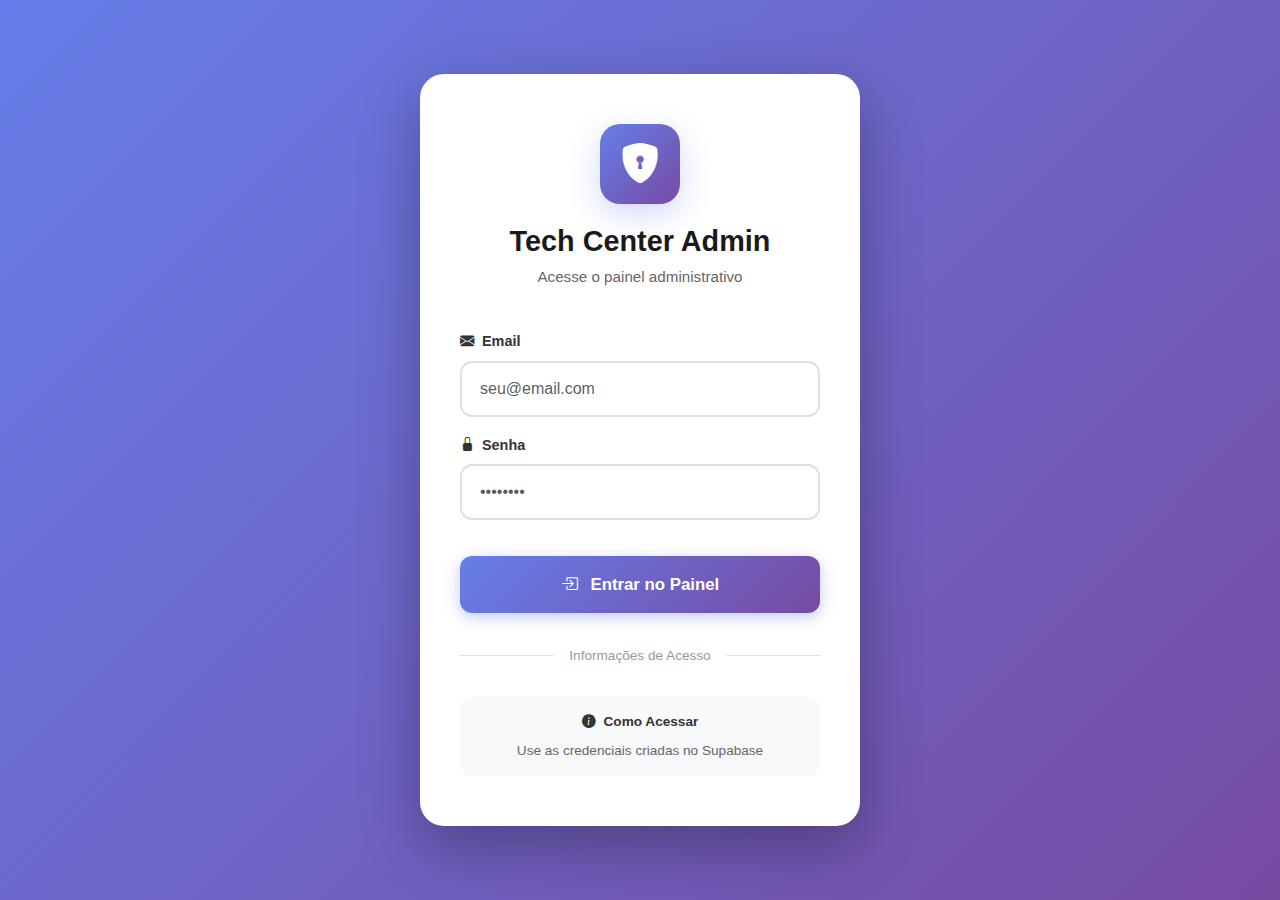
<file: FrontEnd/admin/login.html>
<!DOCTYPE html>
<html lang="pt-BR">
<head>
    <meta charset="UTF-8">
    <meta name="viewport" content="width=device-width, initial-scale=1.0">
    <title>Login - Tech Center Admin</title>
    <link href="https://cdn.jsdelivr.net/npm/bootstrap@5.3.0/dist/css/bootstrap.min.css" rel="stylesheet">
    <link rel="stylesheet" href="https://cdn.jsdelivr.net/npm/bootstrap-icons@1.11.0/font/bootstrap-icons.css">
    <style>
        * {
            margin: 0;
            padding: 0;
            box-sizing: border-box;
        }
        
        body {
            font-family: 'Segoe UI', Tahoma, Geneva, Verdana, sans-serif;
            background: linear-gradient(135deg, #667eea 0%, #764ba2 100%);
            min-height: 100vh;
            display: flex;
            align-items: center;
            justify-content: center;
            padding: 20px;
        }
        
        .login-container {
            background: white;
            border-radius: 24px;
            padding: 50px 40px;
            box-shadow: 0 20px 60px rgba(0, 0, 0, 0.3);
            max-width: 440px;
            width: 100%;
            animation: slideIn 0.5s ease-out;
        }
        
        @keyframes slideIn {
            from {
                opacity: 0;
                transform: translateY(-30px);
            }
            to {
                opacity: 1;
                transform: translateY(0);
            }
        }
        
        .logo-section {
            text-align: center;
            margin-bottom: 40px;
        }
        
        .logo-icon {
            width: 80px;
            height: 80px;
            background: linear-gradient(135deg, #667eea 0%, #764ba2 100%);
            border-radius: 20px;
            display: flex;
            align-items: center;
            justify-content: center;
            margin: 0 auto 20px;
            box-shadow: 0 10px 30px rgba(102, 126, 234, 0.3);
        }
        
        .logo-icon i {
            font-size: 2.5rem;
            color: white;
        }
        
        .logo-section h1 {
            font-size: 1.8rem;
            font-weight: 700;
            color: #1a1a1a;
            margin-bottom: 8px;
        }
        
        .logo-section p {
            color: #666;
            font-size: 0.95rem;
        }
        
        .form-label {
            font-weight: 600;
            color: #333;
            margin-bottom: 8px;
            font-size: 0.9rem;
        }
        
        .form-control {
            padding: 14px 18px;
            border: 2px solid #e0e0e0;
            border-radius: 12px;
            font-size: 1rem;
            transition: all 0.3s;
        }
        
        .form-control:focus {
            border-color: #667eea;
            box-shadow: 0 0 0 4px rgba(102, 126, 234, 0.1);
        }
        
        .btn-login {
            background: linear-gradient(135deg, #667eea 0%, #764ba2 100%);
            border: none;
            padding: 16px;
            border-radius: 12px;
            font-weight: 700;
            font-size: 1.05rem;
            color: white;
            width: 100%;
            margin-top: 20px;
            transition: all 0.3s;
            box-shadow: 0 4px 15px rgba(102, 126, 234, 0.4);
        }
        
        .btn-login:hover {
            transform: translateY(-2px);
            box-shadow: 0 6px 20px rgba(102, 126, 234, 0.5);
        }
        
        .btn-login:active {
            transform: translateY(0);
        }
        
        .btn-login:disabled {
            opacity: 0.6;
            cursor: not-allowed;
        }
        
        .alert {
            border-radius: 12px;
            border: none;
            padding: 14px 18px;
            font-size: 0.9rem;
        }
        
        .alert-danger {
            background: #fee;
            color: #c33;
        }
        
        .alert-success {
            background: #efe;
            color: #3c3;
        }
        
        .divider {
            text-align: center;
            margin: 30px 0;
            position: relative;
        }
        
        .divider::before {
            content: "";
            position: absolute;
            left: 0;
            top: 50%;
            width: 100%;
            height: 1px;
            background: #e0e0e0;
        }
        
        .divider span {
            background: white;
            padding: 0 15px;
            position: relative;
            color: #999;
            font-size: 0.85rem;
        }
        
        .demo-info {
            background: #f8f9fa;
            border-radius: 12px;
            padding: 15px;
            text-align: center;
            font-size: 0.85rem;
            color: #666;
        }
        
        .demo-info strong {
            color: #333;
            display: block;
            margin-bottom: 8px;
        }
        
        .loading-spinner {
            display: none;
            margin-left: 10px;
        }
        
        .btn-login.loading .loading-spinner {
            display: inline-block;
        }
        
        @media (max-width: 480px) {
            .login-container {
                padding: 40px 30px;
            }
            
            .logo-section h1 {
                font-size: 1.5rem;
            }
        }
    </style>
</head>
<body>

    <div class="login-container">
        <div class="logo-section">
            <div class="logo-icon">
                <i class="bi bi-shield-lock-fill"></i>
            </div>
            <h1>Tech Center Admin</h1>
            <p>Acesse o painel administrativo</p>
        </div>

        <form id="loginForm">
            <div class="mb-3">
                <label for="email" class="form-label">
                    <i class="bi bi-envelope-fill me-2"></i>Email
                </label>
                <input 
                    type="email" 
                    class="form-control" 
                    id="email" 
                    placeholder="seu@email.com"
                    required
                    autocomplete="email"
                >
            </div>

            <div class="mb-3">
                <label for="password" class="form-label">
                    <i class="bi bi-lock-fill me-2"></i>Senha
                </label>
                <input 
                    type="password" 
                    class="form-control" 
                    id="password" 
                    placeholder="••••••••"
                    required
                    autocomplete="current-password"
                >
            </div>

            <button type="submit" class="btn btn-login" id="btnLogin">
                <i class="bi bi-box-arrow-in-right me-2"></i>
                Entrar no Painel
                <div class="spinner-border spinner-border-sm loading-spinner" role="status">
                    <span class="visually-hidden">Carregando...</span>
                </div>
            </button>

            <div id="error-msg" class="alert alert-danger mt-3" style="display:none">
                <i class="bi bi-exclamation-triangle-fill me-2"></i>
                <span id="error-text"></span>
            </div>

            <div id="success-msg" class="alert alert-success mt-3" style="display:none">
                <i class="bi bi-check-circle-fill me-2"></i>
                Login realizado! Redirecionando...
            </div>
        </form>

        <div class="divider">
            <span>Informações de Acesso</span>
        </div>

        <div class="demo-info">
            <strong><i class="bi bi-info-circle-fill me-1"></i> Como Acessar</strong>
            <p class="mb-0">Use as credenciais criadas no Supabase</p>
        </div>
    </div>

    <script type="module">
        import { supabase } from './js/supabase-config.js';

        const loginForm = document.getElementById('loginForm');
        const emailInput = document.getElementById('email');
        const passwordInput = document.getElementById('password');
        const btnLogin = document.getElementById('btnLogin');
        const errorMsg = document.getElementById('error-msg');
        const errorText = document.getElementById('error-text');
        const successMsg = document.getElementById('success-msg');

        // Verificar se já está logado
        const { data: { user } } = await supabase.auth.getUser();
        if (user) {
            window.location.href = 'dashboard.html';
        }

        loginForm.addEventListener('submit', async (e) => {
            e.preventDefault();

            const email = emailInput.value.trim();
            const password = passwordInput.value;

            if (!email || !password) {
                showError('Por favor, preencha todos os campos.');
                return;
            }

            btnLogin.classList.add('loading');
            btnLogin.disabled = true;
            errorMsg.style.display = 'none';
            successMsg.style.display = 'none';

            try {
                const { data, error } = await supabase.auth.signInWithPassword({
                    email: email,
                    password: password,
                });

                if (error) throw error;

                successMsg.style.display = 'block';
                
                setTimeout(() => {
                    window.location.href = 'dashboard.html';
                }, 1000);

            } catch (error) {
                console.error('Erro no login:', error);
                
                let errorMessage = 'Erro ao fazer login. Tente novamente.';
                
                if (error.message.includes('Invalid login credentials')) {
                    errorMessage = 'Email ou senha incorretos.';
                } else if (error.message.includes('Email not confirmed')) {
                    errorMessage = 'Por favor, confirme seu email primeiro.';
                } else if (error.message.includes('network')) {
                    errorMessage = 'Erro de conexão. Verifique sua internet.';
                }
                
                showError(errorMessage);
                
            } finally {
                btnLogin.classList.remove('loading');
                btnLogin.disabled = false;
            }
        });

        function showError(message) {
            errorText.textContent = message;
            errorMsg.style.display = 'block';
            
            loginForm.style.animation = 'shake 0.5s';
            setTimeout(() => {
                loginForm.style.animation = '';
            }, 500);
        }

        const style = document.createElement('style');
        style.textContent = `
            @keyframes shake {
                0%, 100% { transform: translateX(0); }
                25% { transform: translateX(-10px); }
                75% { transform: translateX(10px); }
            }
        `;
        document.head.appendChild(style);
    </script>

</body>
</html>
</file>
